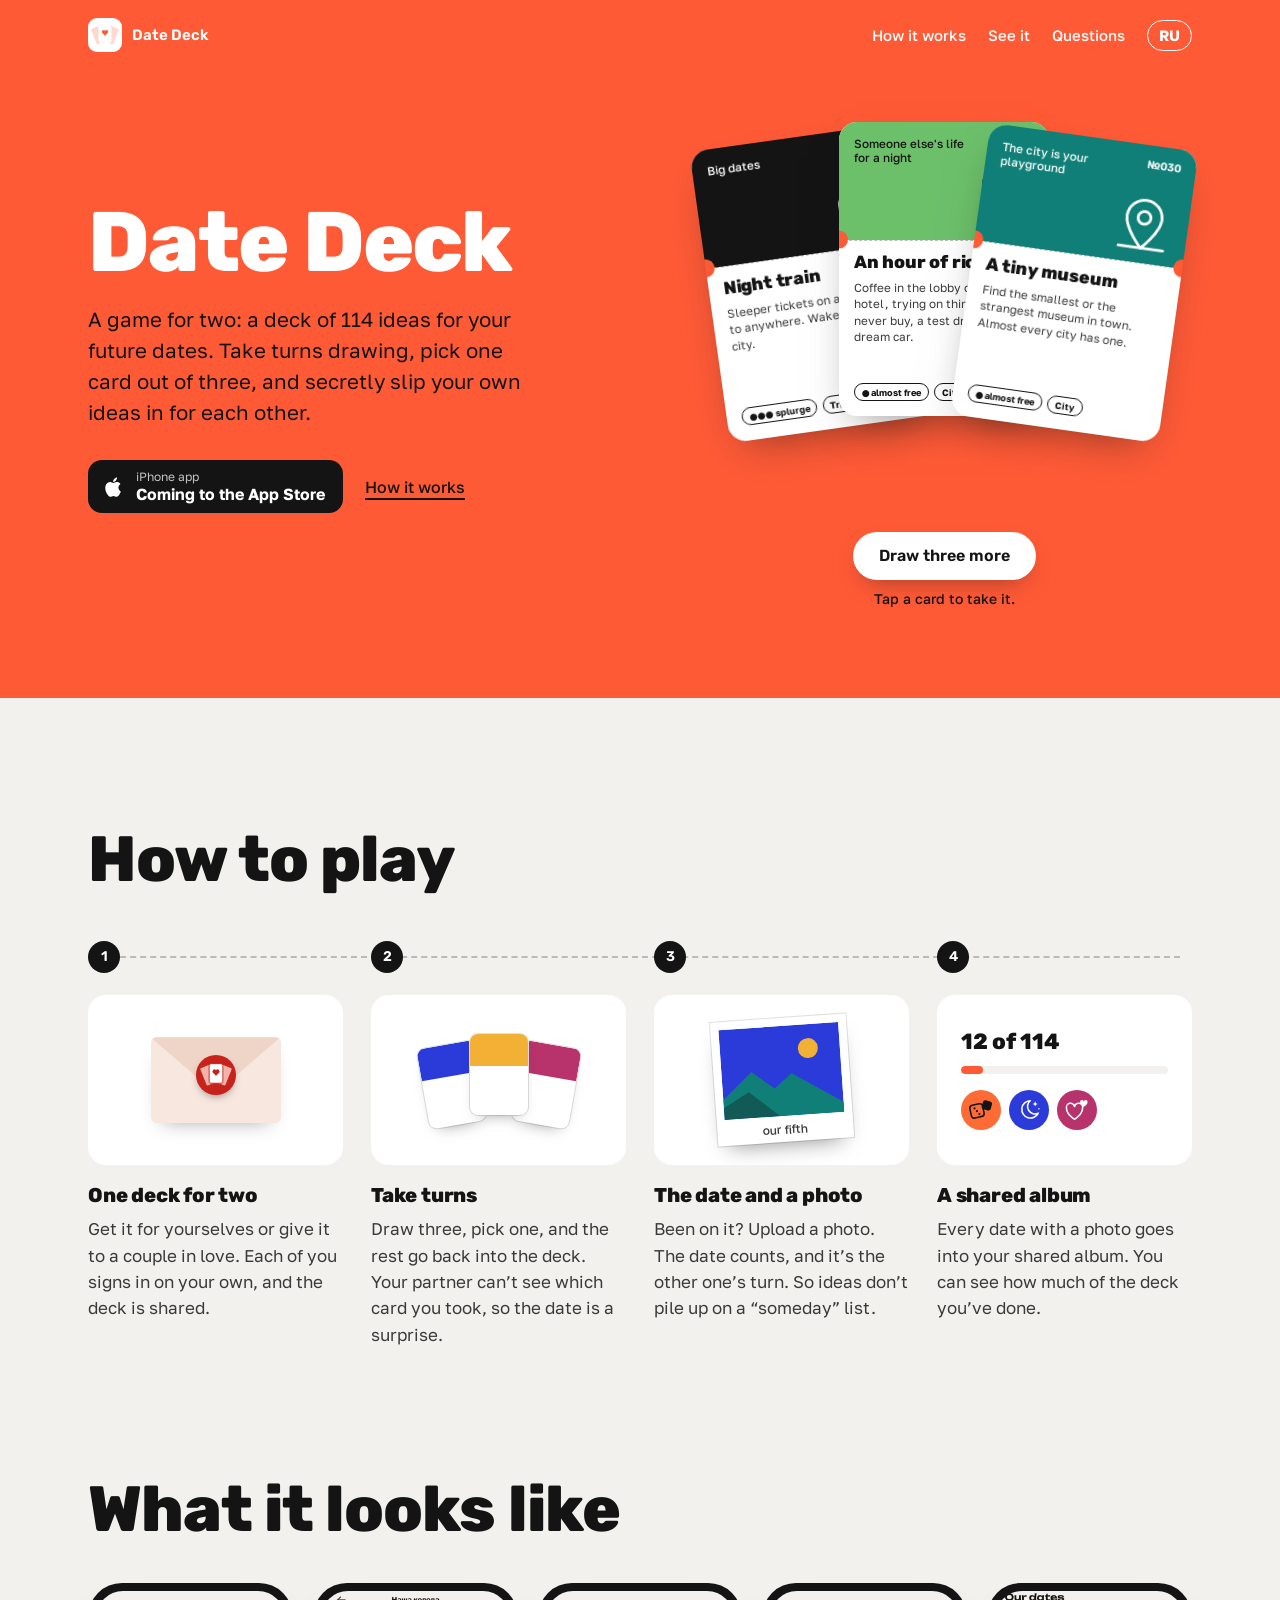
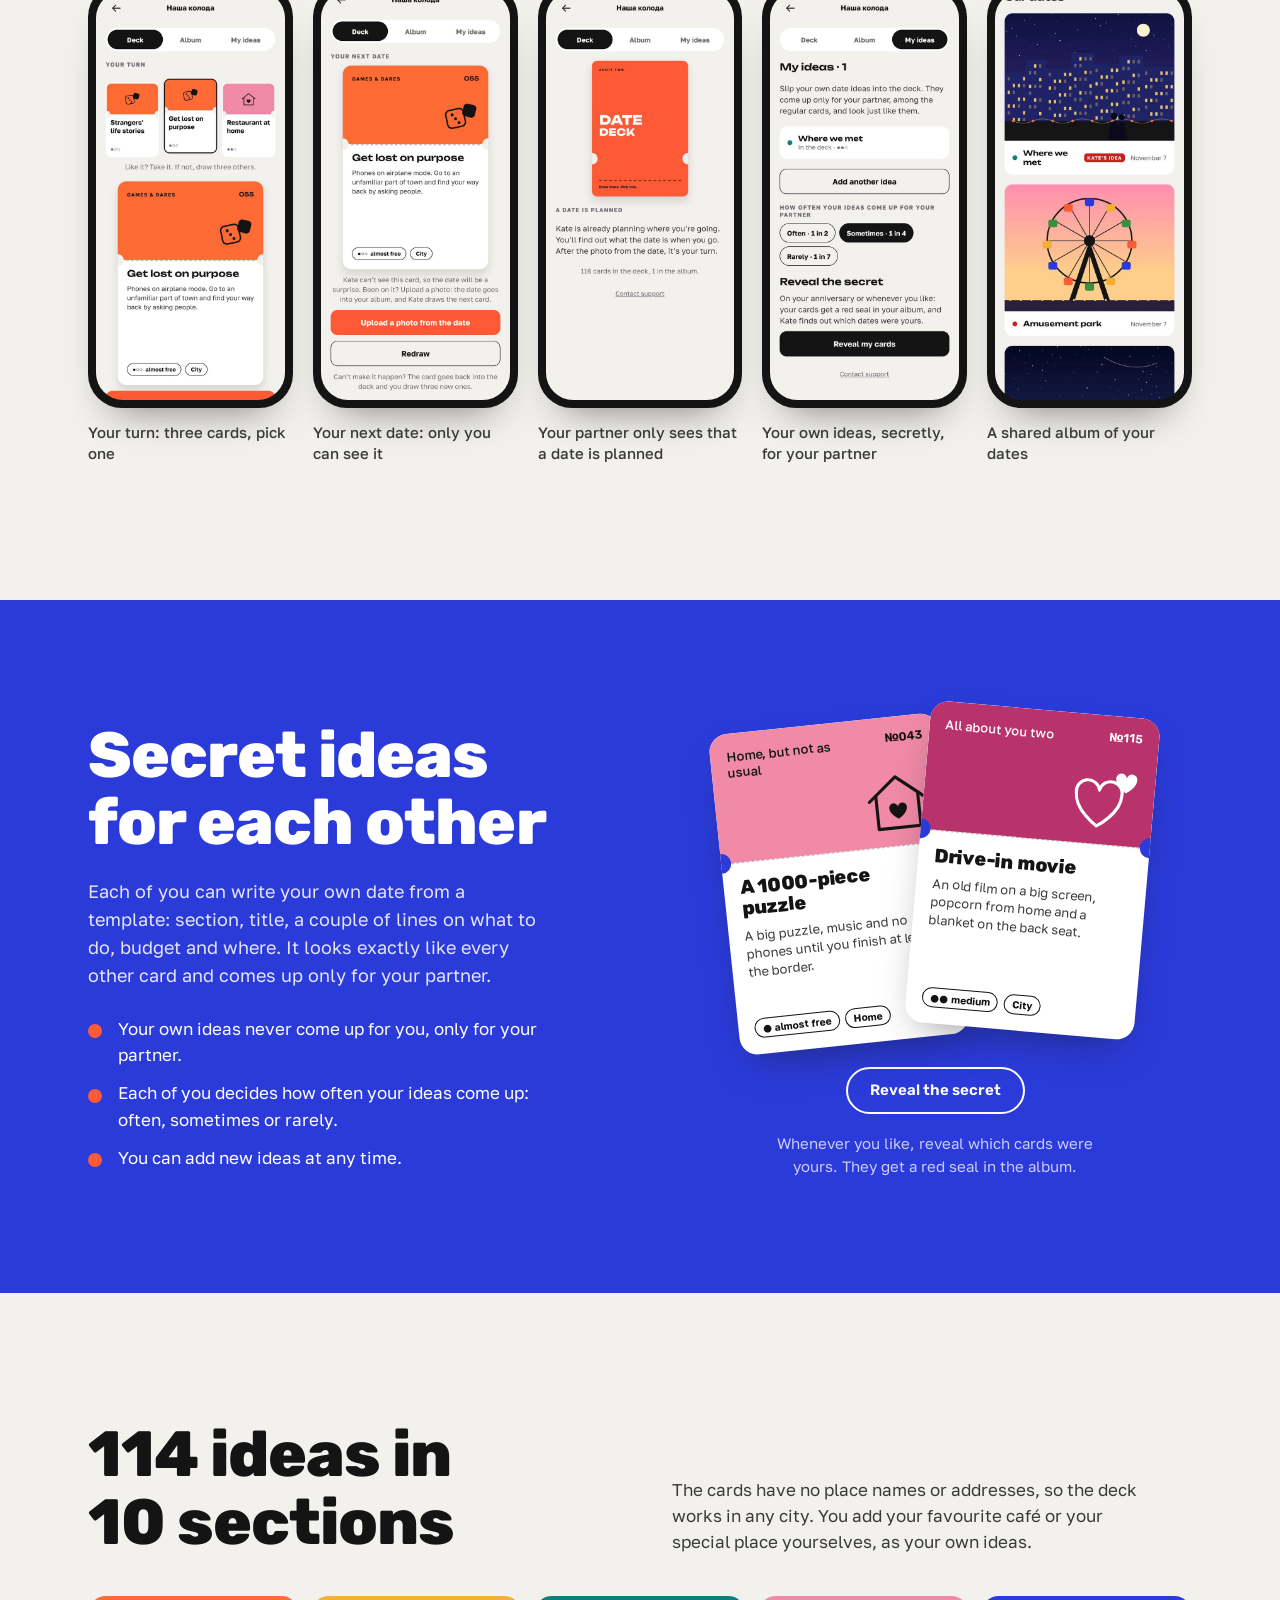
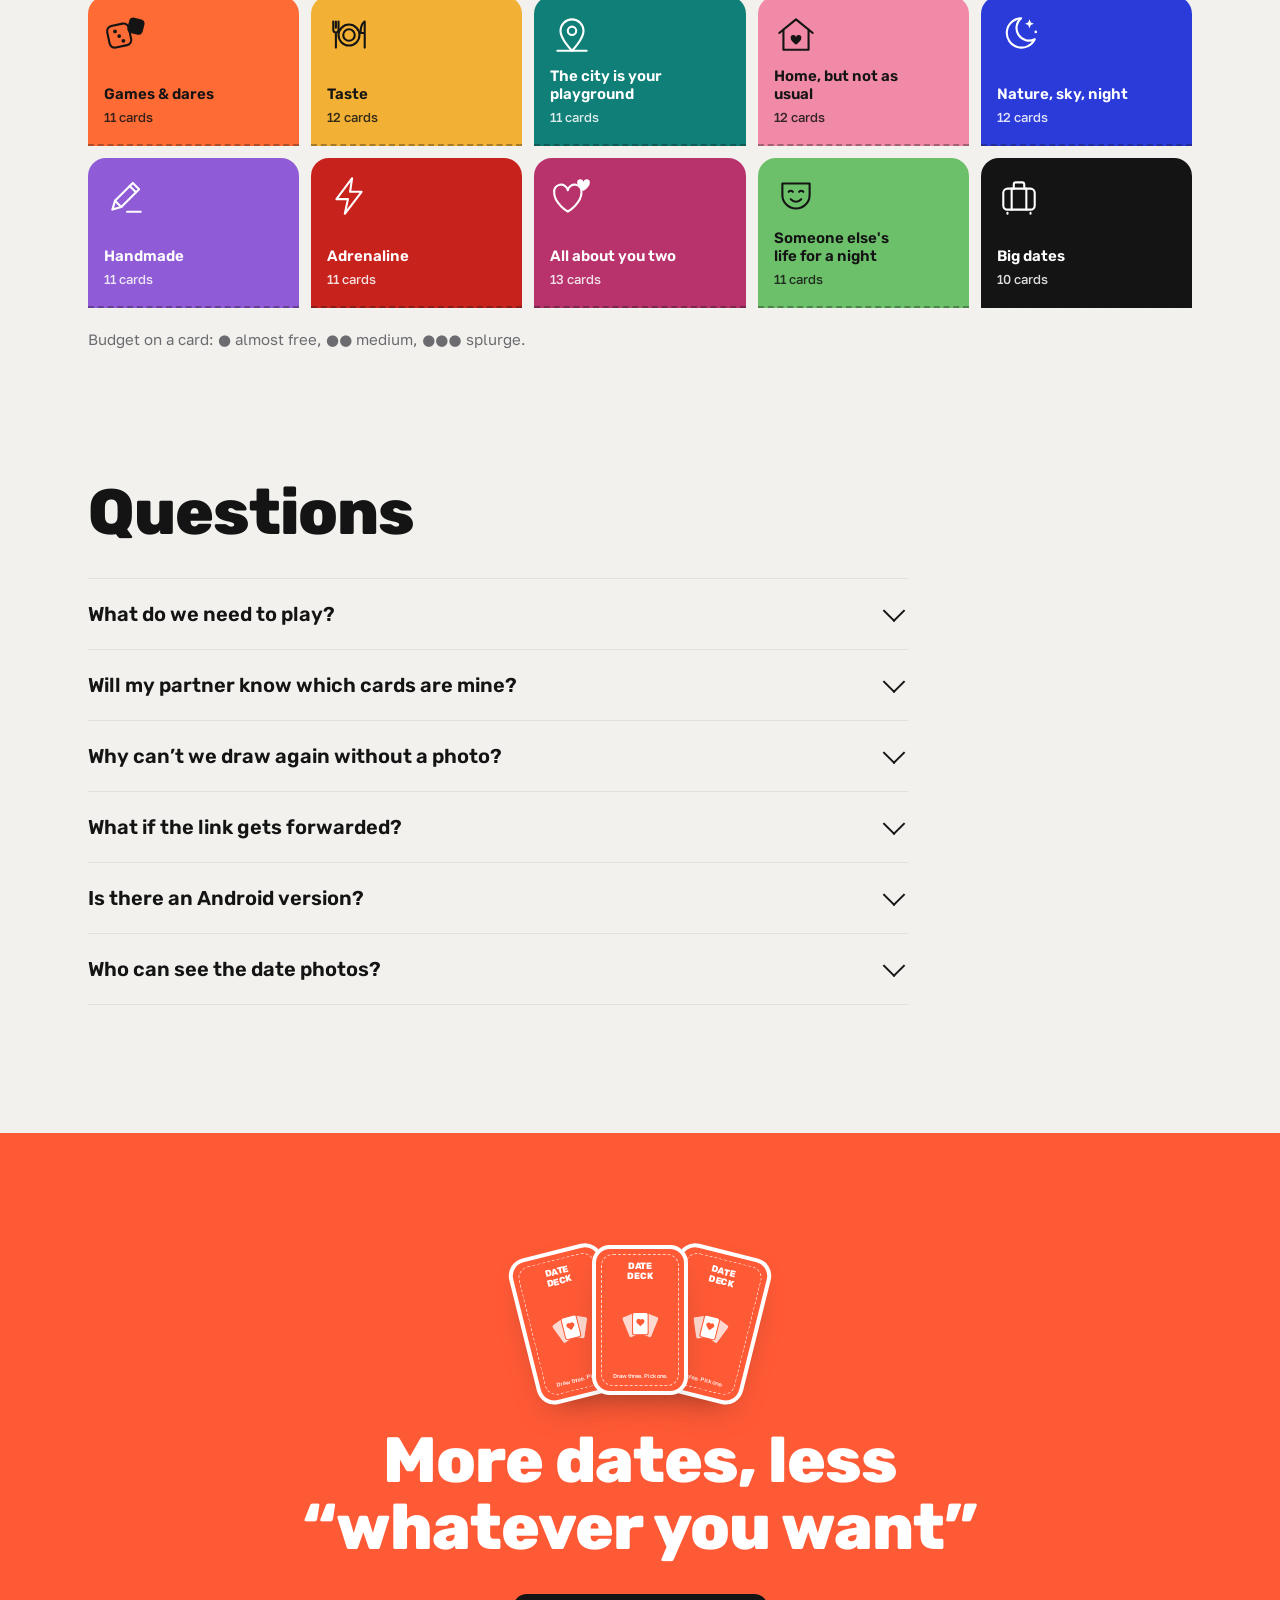
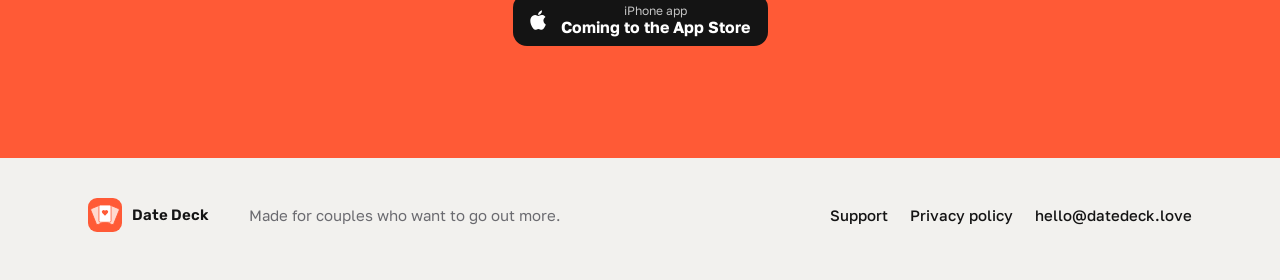
<file: index.html>
<!doctype html>
<html lang="ru">
<head>
<meta charset="utf-8">
<meta name="viewport" content="width=device-width,initial-scale=1">
<title>Date Deck — игра для двоих: идеи для ваших свиданий</title>
<meta name="description" content="Колода из 114 идей для свиданий в приложении для iPhone. Тяните карты по очереди, выбирайте одну из трёх и тайно подкладывайте друг другу свои идеи.">
<meta name="theme-color" content="#ff5a36">
<meta property="og:title" content="Date Deck — игра для двоих: идеи для ваших свиданий">
<meta property="og:description" content="Колода из 114 идей для свиданий в приложении для iPhone. Тяните карты по очереди, выбирайте одну из трёх и тайно подкладывайте друг другу свои идеи.">
<meta property="og:image" content="https://datedeck.love/assets/og.png?v=2">
<meta property="og:type" content="website">
<link rel="alternate" hreflang="ru" href="https://datedeck.love/">
<link rel="alternate" hreflang="en" href="https://datedeck.love/en/">
<link rel="icon" href="/assets/icon.svg" type="image/svg+xml">
<link rel="apple-touch-icon" href="/assets/icon-180.png">
<link rel="preload" href="/assets/fonts/Rubik_800ExtraBold.woff2" as="font" type="font/woff2" crossorigin>
<link rel="stylesheet" href="/assets/site.css?v=5281aab5">

</head>
<body class="home">
<a class="skip" href="#main">Перейти к содержанию</a>
<div class="hero-wrap">
<header class="top">
<a class="brand" href="/"><svg class="mark" viewBox="70 70 372 372" aria-hidden="true"><g transform="translate(0 12)"><g transform="rotate(-22 256 420)"><rect x="181" y="120" width="150" height="214" rx="20" fill="#ffd9cf" stroke="#ff5a36" stroke-width="10"/></g><g transform="rotate(22 256 420)"><rect x="181" y="120" width="150" height="214" rx="20" fill="#ffd9cf" stroke="#ff5a36" stroke-width="10"/></g><g transform="rotate(0 256 420)"><rect x="181" y="120" width="150" height="214" rx="20" fill="#fff" stroke="#ff5a36" stroke-width="10"/></g><path d="M50 90 L13 53 A23 23 0 0 1 50 20 A23 23 0 0 1 87 53 Z" fill="#ff5a36" transform="translate(211 172.5) scale(0.9)"/></g></svg><span>Date Deck</span></a>
<nav><a href="/#how">Как это работает</a><a href="/#screens">Как выглядит</a><a href="/#faq">Вопросы</a><a class="lang" href="/en/" data-lang="en" hreflang="en">EN</a></nav>
</header>
<section class="hero" id="main">
<div class="hero-copy">
<h1>Date Deck</h1>
<p class="lead">Игра для двоих: колода из 114 идей для ваших будущих свиданий. Тяните карты по очереди, выбирайте одну из трёх и тайно подкладывайте друг другу свои идеи.</p>
<div class="hero-cta"><div class="store" role="note"><svg viewBox="0 0 24 24" aria-hidden="true"><path d="M16.4 12.6c0-2.4 2-3.6 2.1-3.7-1.1-1.7-2.9-1.9-3.5-1.9-1.5-.2-2.9.9-3.7.9-.8 0-1.9-.9-3.2-.8-1.6 0-3.1 1-4 2.4-1.7 3-.4 7.4 1.2 9.8.8 1.2 1.8 2.5 3 2.4 1.2 0 1.7-.8 3.1-.8s1.9.8 3.2.8c1.3 0 2.1-1.2 2.9-2.4.9-1.4 1.3-2.7 1.3-2.8 0 0-2.4-1-2.4-3.9zM14 5.5c.7-.8 1.1-1.9 1-3-1 0-2.1.7-2.8 1.5-.6.7-1.2 1.8-1 2.9 1.1.1 2.1-.6 2.8-1.4z"/></svg><span><small>Приложение для iPhone</small>Скоро в App Store</span></div><a class="ghost" href="#how">Как это работает</a></div>
</div>
<div class="table" id="table" aria-live="polite">
<div class="deck" aria-hidden="true"><div class="back b3"></div><div class="back b2"></div><div class="back b1"></div></div>
<div class="dealt" id="dealt"></div>
<div class="table-ui"><button class="draw" id="draw" type="button">Вытянуть три карты</button><p class="hint" id="hint">Нажми на карту, чтобы взять её.</p></div>
</div>
</section>
</div>

<section class="how" id="how">
<h2>Как играть</h2>
<ol class="steps"><li class="step"><span class="step-n">1</span><div class="art art-env"><div class="env"><div class="env-flap"></div><div class="env-seal"><svg class="seal-mark" viewBox="70 70 372 372" aria-hidden="true"><g transform="translate(0 12)"><g transform="rotate(-22 256 420)"><rect x="181" y="120" width="150" height="214" rx="20" fill="#f3b3a8" stroke="#c8221d" stroke-width="10"/></g><g transform="rotate(22 256 420)"><rect x="181" y="120" width="150" height="214" rx="20" fill="#f3b3a8" stroke="#c8221d" stroke-width="10"/></g><g transform="rotate(0 256 420)"><rect x="181" y="120" width="150" height="214" rx="20" fill="#fff" stroke="#c8221d" stroke-width="10"/></g><path d="M50 90 L13 53 A23 23 0 0 1 50 20 A23 23 0 0 1 87 53 Z" fill="#c8221d" transform="translate(211 172.5) scale(0.9)"/></g></svg></div></div></div><h3>Колода на двоих</h3><p>Купите её себе или подарите влюблённой паре. У каждого свой вход, а колода общая.</p></li><li class="step"><span class="step-n">2</span><div class="art art-three"><div class="mini" style="--c:#2B3BD9"><i></i></div><div class="mini" style="--c:#F2B134"><i></i></div><div class="mini" style="--c:#B8326C"><i></i></div></div><h3>Тянете по очереди</h3><p>Три карты — выбираешь одну, остальные вернутся в колоду. Что за карта у тебя, партнёр не видит: свидание будет сюрпризом.</p></li><li class="step"><span class="step-n">3</span><div class="art art-photo"><div class="polaroid"><div class="ph"><svg viewBox="0 0 120 90" aria-hidden="true"><rect width="120" height="90" fill="#2B3BD9"/><circle cx="88" cy="24" r="10" fill="#F2B134"/><path d="M0 70 30 44l22 18 18-14 50 32v10H0z" fill="#0F7F78"/><path d="M0 90V78l26-14 30 26z" fill="#141414" opacity=".35"/></svg></div><span>наше пятое</span></div></div><h3>Свидание и фото</h3><p>Сходили — загрузите фото. Свидание засчитано, и ход переходит ко второму. Так идеи не копятся в списке «как-нибудь».</p></li><li class="step"><span class="step-n">4</span><div class="art art-album"><div class="prog"><b>12 из 114</b><div class="bar"><i></i></div></div><div class="badges"><span style="--c:#FF6B35;--k:#141414"><svg class="b-ic" viewBox="0 0 84 84" aria-hidden="true"><rect x="8" y="24" width="42" height="42" rx="10" class="s" transform="rotate(-12 29 45)"/><circle cx="21" cy="37" r="3.6" class="f"/><circle cx="29" cy="46" r="3.6" class="f"/><circle cx="37" cy="55" r="3.6" class="f"/><rect x="46" y="12" width="30" height="30" rx="8" class="f" transform="rotate(14 61 27)"/></svg></span><span style="--c:#2B3BD9;--k:#FFFFFF"><svg class="b-ic" viewBox="0 0 84 84" aria-hidden="true"><path d="M46 12a28 28 0 1 0 26 40 24 24 0 0 1-26-40z" class="s"/><path d="M62 14l2.5 6 6 2.5-6 2.5-2.5 6-2.5-6-6-2.5 6-2.5z" class="f"/><circle cx="74" cy="38" r="2.5" class="f"/></svg></span><span style="--c:#B8326C;--k:#FFFFFF"><svg class="b-ic" viewBox="0 0 84 84" aria-hidden="true"><path d="M34 72S8 56 8 36a13 13 0 0 1 26-5 13 13 0 0 1 26 5c0 20-26 36-26 36z" class="s"/><path d="M64 32s-12-7-12-15a6 6 0 0 1 12-2 6 6 0 0 1 12 2c0 8-12 15-12 15z" class="f"/></svg></span></div></div><h3>Общий альбом</h3><p>Каждое свидание с фото попадает в ваш общий альбом. Видно, сколько пройдено из всей колоды.</p></li></ol>
</section>

<section class="screens" id="screens">
<h2>Как это выглядит</h2>
<ul class="phones"><li><div class="phone"><img src="/assets/screens/ru-draw.jpg" alt="Твой ход: три карты, выбираешь одну" width="300" height="649" loading="lazy"></div><p>Твой ход: три карты, выбираешь одну</p></li><li><div class="phone"><img src="/assets/screens/ru-next.jpg" alt="Ваше следующее свидание — видишь только ты" width="300" height="649" loading="lazy"></div><p>Ваше следующее свидание — видишь только ты</p></li><li><div class="phone"><img src="/assets/screens/ru-pending.jpg" alt="А партнёр видит только, что план есть" width="300" height="649" loading="lazy"></div><p>А партнёр видит только, что план есть</p></li><li><div class="phone"><img src="/assets/screens/ru-ideas.jpg" alt="Свои идеи — тайно, для партнёра" width="300" height="649" loading="lazy"></div><p>Свои идеи — тайно, для партнёра</p></li><li><div class="phone"><img src="/assets/screens/ru-album.jpg" alt="Общий альбом ваших свиданий" width="300" height="649" loading="lazy"></div><p>Общий альбом ваших свиданий</p></li></ul>
</section>

<section class="secret" id="secret">
<div class="secret-in">
<div class="secret-copy">
<h2>Тайные идеи друг для друга</h2>
<p>Каждый может написать своё свидание по образцу: раздел, название, пара строк о том, что делать, бюджет и где. Карта выглядит так же, как остальные, и выпадает только партнёру.</p>
<ul class="ticks"><li>Свои идеи себе не выпадают — только партнёру.</li><li>Каждый сам решает, как часто его идеи попадаются: часто, иногда или редко.</li><li>Новые идеи можно подкладывать в любой момент.</li></ul>
</div>
<div class="pair">
<div class="pair-cards"><div class="ticket " style="--c:#F08AA6;--k:#141414">
<div class="t-head"><span class="t-sec">Дома, но не как обычно</span><span class="t-num">№043</span><svg class="t-ic" viewBox="0 0 84 84" aria-hidden="true"><path d="M10 40 42 14l32 26" class="s"/><path d="M18 34v38h48V34" class="s"/><path d="M42 62s-10-6-10-12a5 5 0 0 1 10-2 5 5 0 0 1 10 2c0 6-10 12-10 12z" class="f"/></svg></div>
<div class="t-body"><h3 class="t-title">Пазл на тысячу</h3><p class="t-desc">Большой пазл, музыка и никаких телефонов, пока не соберёте хотя бы рамку.</p>
<div class="t-chips"><span class="chip">● почти даром</span><span class="chip">Дома</span></div></div>
</div><div class="ticket her" style="--c:#B8326C;--k:#FFFFFF">
<div class="t-head"><span class="t-sec">Про вас двоих</span><span class="t-num">№115</span><svg class="t-ic" viewBox="0 0 84 84" aria-hidden="true"><path d="M34 72S8 56 8 36a13 13 0 0 1 26-5 13 13 0 0 1 26 5c0 20-26 36-26 36z" class="s"/><path d="M64 32s-12-7-12-15a6 6 0 0 1 12-2 6 6 0 0 1 12 2c0 8-12 15-12 15z" class="f"/></svg></div>
<div class="t-body"><h3 class="t-title">Кинотеатр в машине</h3><p class="t-desc">Старый фильм на большом экране, попкорн из дома и плед на заднем сиденье.</p>
<div class="t-chips"><span class="chip">●● средне</span><span class="chip">Город</span></div></div><div class="seal" aria-hidden="true"><span>Тайная идея</span></div>
</div></div>
<button class="reveal" id="reveal" type="button" data-on="Спрятать" data-off="Раскрыть тайну" aria-pressed="false">Раскрыть тайну</button>
<p class="reveal-note">Когда захотите, можно раскрыть, какие карты были вашими. В альбоме они получат красную печать.</p>
</div>
</div>
</section>

<section class="sections">
<div class="sections-head"><h2>114 идей в 10 разделах</h2><p>В картах нет названий мест и адресов, поэтому колода работает в любом городе. Любимую кофейню или «ваше место» вы добавите сами, своими идеями.</p></div>
<ul class="sec-grid"><li style="--c:#FF6B35;--k:#141414"><svg class="s-ic" viewBox="0 0 84 84" aria-hidden="true"><rect x="8" y="24" width="42" height="42" rx="10" class="s" transform="rotate(-12 29 45)"/><circle cx="21" cy="37" r="3.6" class="f"/><circle cx="29" cy="46" r="3.6" class="f"/><circle cx="37" cy="55" r="3.6" class="f"/><rect x="46" y="12" width="30" height="30" rx="8" class="f" transform="rotate(14 61 27)"/></svg><b>Игры и вызовы</b><span>11 карт</span></li><li style="--c:#F2B134;--k:#141414"><svg class="s-ic" viewBox="0 0 84 84" aria-hidden="true"><circle cx="42" cy="44" r="20" class="s"/><circle cx="42" cy="44" r="11" class="s"/><path d="M12 18v16a5 5 0 0 0 5 5v29M12 18v12M17 18v12M22 18v16a5 5 0 0 1-5 5" class="s"/><path d="M72 68V18c-6 4-8 12-8 22h8" class="s"/></svg><b>Вкус</b><span>12 карт</span></li><li style="--c:#0F7F78;--k:#FFFFFF"><svg class="s-ic" viewBox="0 0 84 84" aria-hidden="true"><path d="M42 74S20 52 20 36a22 22 0 0 1 44 0c0 16-22 38-22 38z" class="s"/><circle cx="42" cy="36" r="8" class="s"/><path d="M14 74h56" class="s"/></svg><b>Город как игровое поле</b><span>11 карт</span></li><li style="--c:#F08AA6;--k:#141414"><svg class="s-ic" viewBox="0 0 84 84" aria-hidden="true"><path d="M10 40 42 14l32 26" class="s"/><path d="M18 34v38h48V34" class="s"/><path d="M42 62s-10-6-10-12a5 5 0 0 1 10-2 5 5 0 0 1 10 2c0 6-10 12-10 12z" class="f"/></svg><b>Дома, но не как обычно</b><span>12 карт</span></li><li style="--c:#2B3BD9;--k:#FFFFFF"><svg class="s-ic" viewBox="0 0 84 84" aria-hidden="true"><path d="M46 12a28 28 0 1 0 26 40 24 24 0 0 1-26-40z" class="s"/><path d="M62 14l2.5 6 6 2.5-6 2.5-2.5 6-2.5-6-6-2.5 6-2.5z" class="f"/><circle cx="74" cy="38" r="2.5" class="f"/></svg><b>Природа, небо, ночь</b><span>12 карт</span></li><li style="--c:#8F5BD6;--k:#FFFFFF"><svg class="s-ic" viewBox="0 0 84 84" aria-hidden="true"><path d="M16 68l5-17L55 17l12 12-34 34z" class="s"/><path d="M21 51l12 12M49 23l12 12" class="s"/><path d="M44 72h26" class="s"/></svg><b>Сделать руками</b><span>11 карт</span></li><li style="--c:#C8221D;--k:#FFFFFF"><svg class="s-ic" viewBox="0 0 84 84" aria-hidden="true"><path d="M48 8 18 48h22l-6 28 32-42H44z" class="s"/></svg><b>Немного адреналина</b><span>11 карт</span></li><li style="--c:#B8326C;--k:#FFFFFF"><svg class="s-ic" viewBox="0 0 84 84" aria-hidden="true"><path d="M34 72S8 56 8 36a13 13 0 0 1 26-5 13 13 0 0 1 26 5c0 20-26 36-26 36z" class="s"/><path d="M64 32s-12-7-12-15a6 6 0 0 1 12-2 6 6 0 0 1 12 2c0 8-12 15-12 15z" class="f"/></svg><b>Про вас двоих</b><span>13 карт</span></li><li style="--c:#6CC06A;--k:#141414"><svg class="s-ic" viewBox="0 0 84 84" aria-hidden="true"><path d="M16 18h52v22a26 26 0 0 1-52 0z" class="s"/><path d="M28 34q4-4 8 0M48 34q4-4 8 0" class="s"/><path d="M32 48q10 10 20 0" class="s"/></svg><b>Чужая жизнь на один вечер</b><span>11 карт</span></li><li style="--c:#141414;--k:#FFFFFF"><svg class="s-ic" viewBox="0 0 84 84" aria-hidden="true"><rect x="12" y="28" width="60" height="40" rx="8" class="s"/><path d="M32 28v-8a4 4 0 0 1 4-4h12a4 4 0 0 1 4 4v8M28 28v40M56 28v40" class="s"/><path d="M20 74v2M64 74v2" class="s"/></svg><b>Большие свидания</b><span>10 карт</span></li></ul>
<p class="legend">Бюджет на карте: ● почти даром, ●● средне, ●●● можно шикануть.</p>
</section>

<section class="faq" id="faq">
<h2>Вопросы</h2>
<div class="faq-list"><details><summary>Что нужно, чтобы играть?</summary><p>iPhone у каждого и приложение Date Deck. Код открывается по ссылке, по QR с открытки или вводом в приложении.</p></details><details><summary>Партнёр узнает, какие карты мои?</summary><p>Нет. Ваши идеи выглядят как обычные карты. Партнёр узнает, только если вы сами раскроете тайну.</p></details><details><summary>Почему нельзя тянуть дальше без фото?</summary><p>Фото подтверждает, что свидание было. Если карта не подошла, её можно вернуть в колоду и вытянуть новые три.</p></details><details><summary>Что будет, если ссылку перешлют?</summary><p>Код одноразовый. Как только по нему вошли, код сгорает, и у другого человека будет «подарок уже открыт». Если код потерялся, покупатель выпустит новый со своей почты.</p></details><details><summary>А для Android?</summary><p>Пока только iPhone. Версии для Android и Telegram появятся позже.</p></details><details><summary>Кто видит фото со свиданий?</summary><p>Только вы двое. Фото хранятся в закрытом хранилище, их нет в открытом доступе.</p></details></div>
</section>

<section class="end">
<div class="end-in">
<div class="end-fan" aria-hidden="true"><div class="back"></div><div class="back"></div><div class="back"></div></div>
<h2>Больше свиданий, меньше «мне без разницы»</h2>
<div class="store" role="note"><svg viewBox="0 0 24 24" aria-hidden="true"><path d="M16.4 12.6c0-2.4 2-3.6 2.1-3.7-1.1-1.7-2.9-1.9-3.5-1.9-1.5-.2-2.9.9-3.7.9-.8 0-1.9-.9-3.2-.8-1.6 0-3.1 1-4 2.4-1.7 3-.4 7.4 1.2 9.8.8 1.2 1.8 2.5 3 2.4 1.2 0 1.7-.8 3.1-.8s1.9.8 3.2.8c1.3 0 2.1-1.2 2.9-2.4.9-1.4 1.3-2.7 1.3-2.8 0 0-2.4-1-2.4-3.9zM14 5.5c.7-.8 1.1-1.9 1-3-1 0-2.1.7-2.8 1.5-.6.7-1.2 1.8-1 2.9 1.1.1 2.1-.6 2.8-1.4z"/></svg><span><small>Приложение для iPhone</small>Скоро в App Store</span></div>
</div>
</section>
<footer class="foot">
<div class="foot-in">
<a class="brand" href="/"><svg class="mark" viewBox="70 70 372 372" aria-hidden="true"><g transform="translate(0 12)"><g transform="rotate(-22 256 420)"><rect x="181" y="120" width="150" height="214" rx="20" fill="#ffd9cf" stroke="#ff5a36" stroke-width="10"/></g><g transform="rotate(22 256 420)"><rect x="181" y="120" width="150" height="214" rx="20" fill="#ffd9cf" stroke="#ff5a36" stroke-width="10"/></g><g transform="rotate(0 256 420)"><rect x="181" y="120" width="150" height="214" rx="20" fill="#fff" stroke="#ff5a36" stroke-width="10"/></g><path d="M50 90 L13 53 A23 23 0 0 1 50 20 A23 23 0 0 1 87 53 Z" fill="#ff5a36" transform="translate(211 172.5) scale(0.9)"/></g></svg><span>Date Deck</span></a>
<p>Сделано для пар, которые хотят чаще ходить на свидания.</p>
<nav><a href="/support.html">Поддержка</a><a href="/privacy.html">Политика конфиденциальности</a><a href="mailto:hello@datedeck.love">hello@datedeck.love</a></nav>
</div>
</footer>
<script src="/assets/lang.js?v=ee48ac41"></script>
<script>window.DD={"draw": "Вытянуть три карты", "redraw": "Вытянуть ещё три", "hint": "Нажми на карту, чтобы взять её.", "picked": "Это ваше следующее свидание.", "back1": "Date", "back2": "Deck", "back3": "Тяни три. Выбери одно.", "budget": {"1": "почти даром", "2": "средне", "3": "можно шикануть"}, "place": {"home": "Дома", "city": "Город", "nature": "Природа", "trip": "Поездка"}, "lang": "ru"};</script>
<script src="/assets/cards.js?v=bd0fd711"></script>
<script src="/assets/deck.js?v=93fbec20"></script>
</body>
</html>
</file>
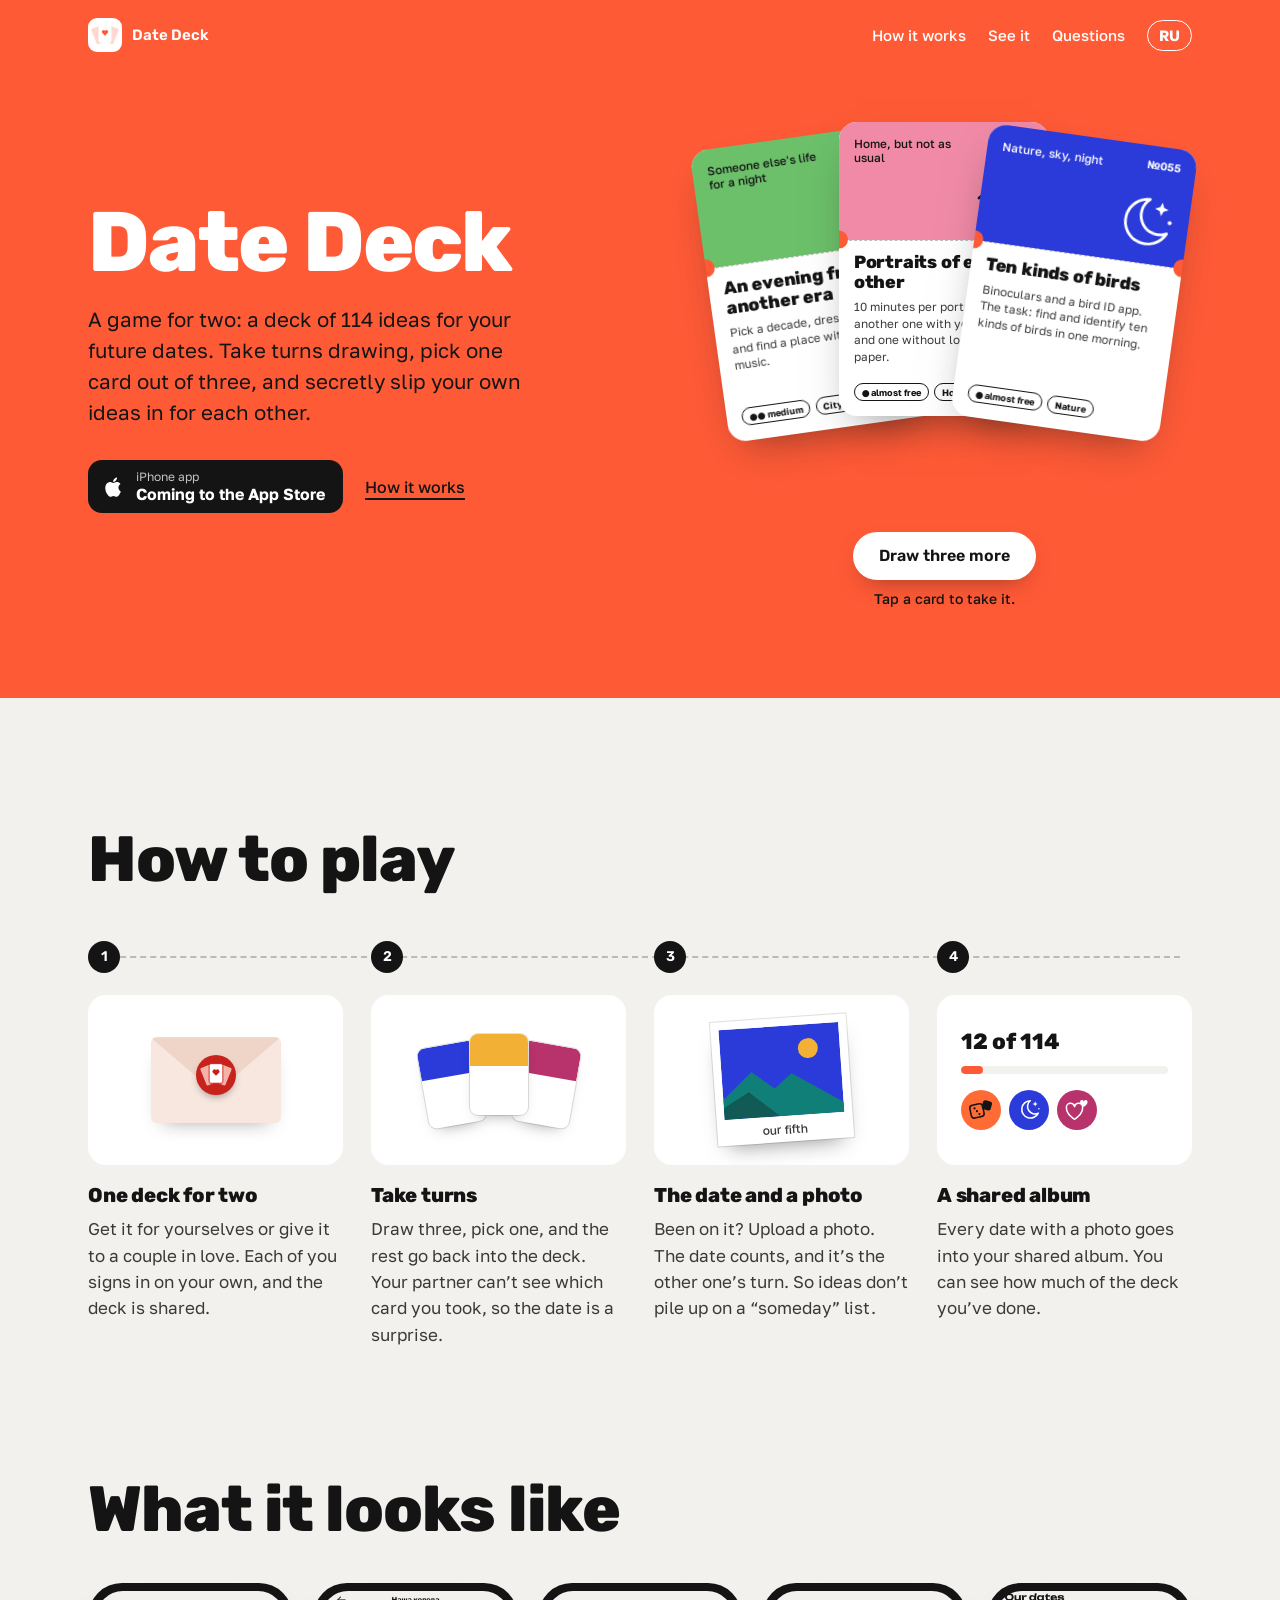
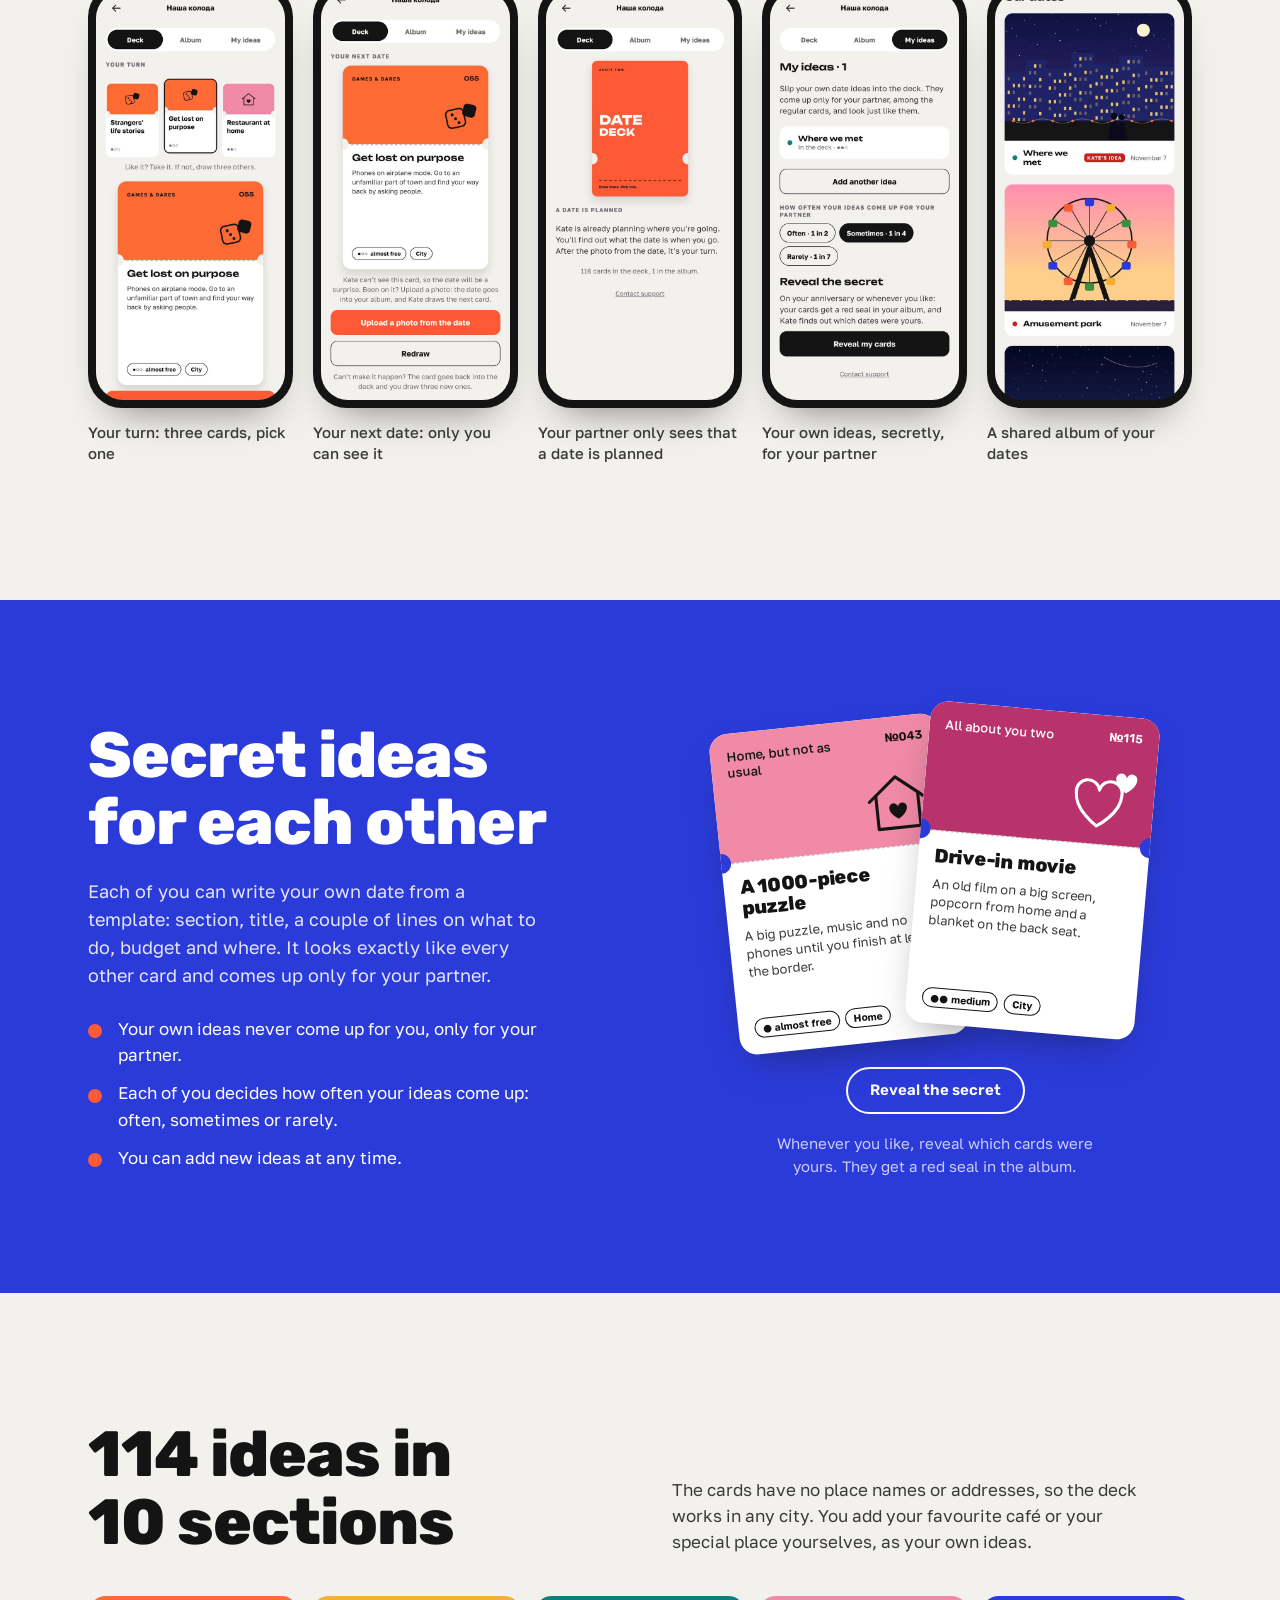
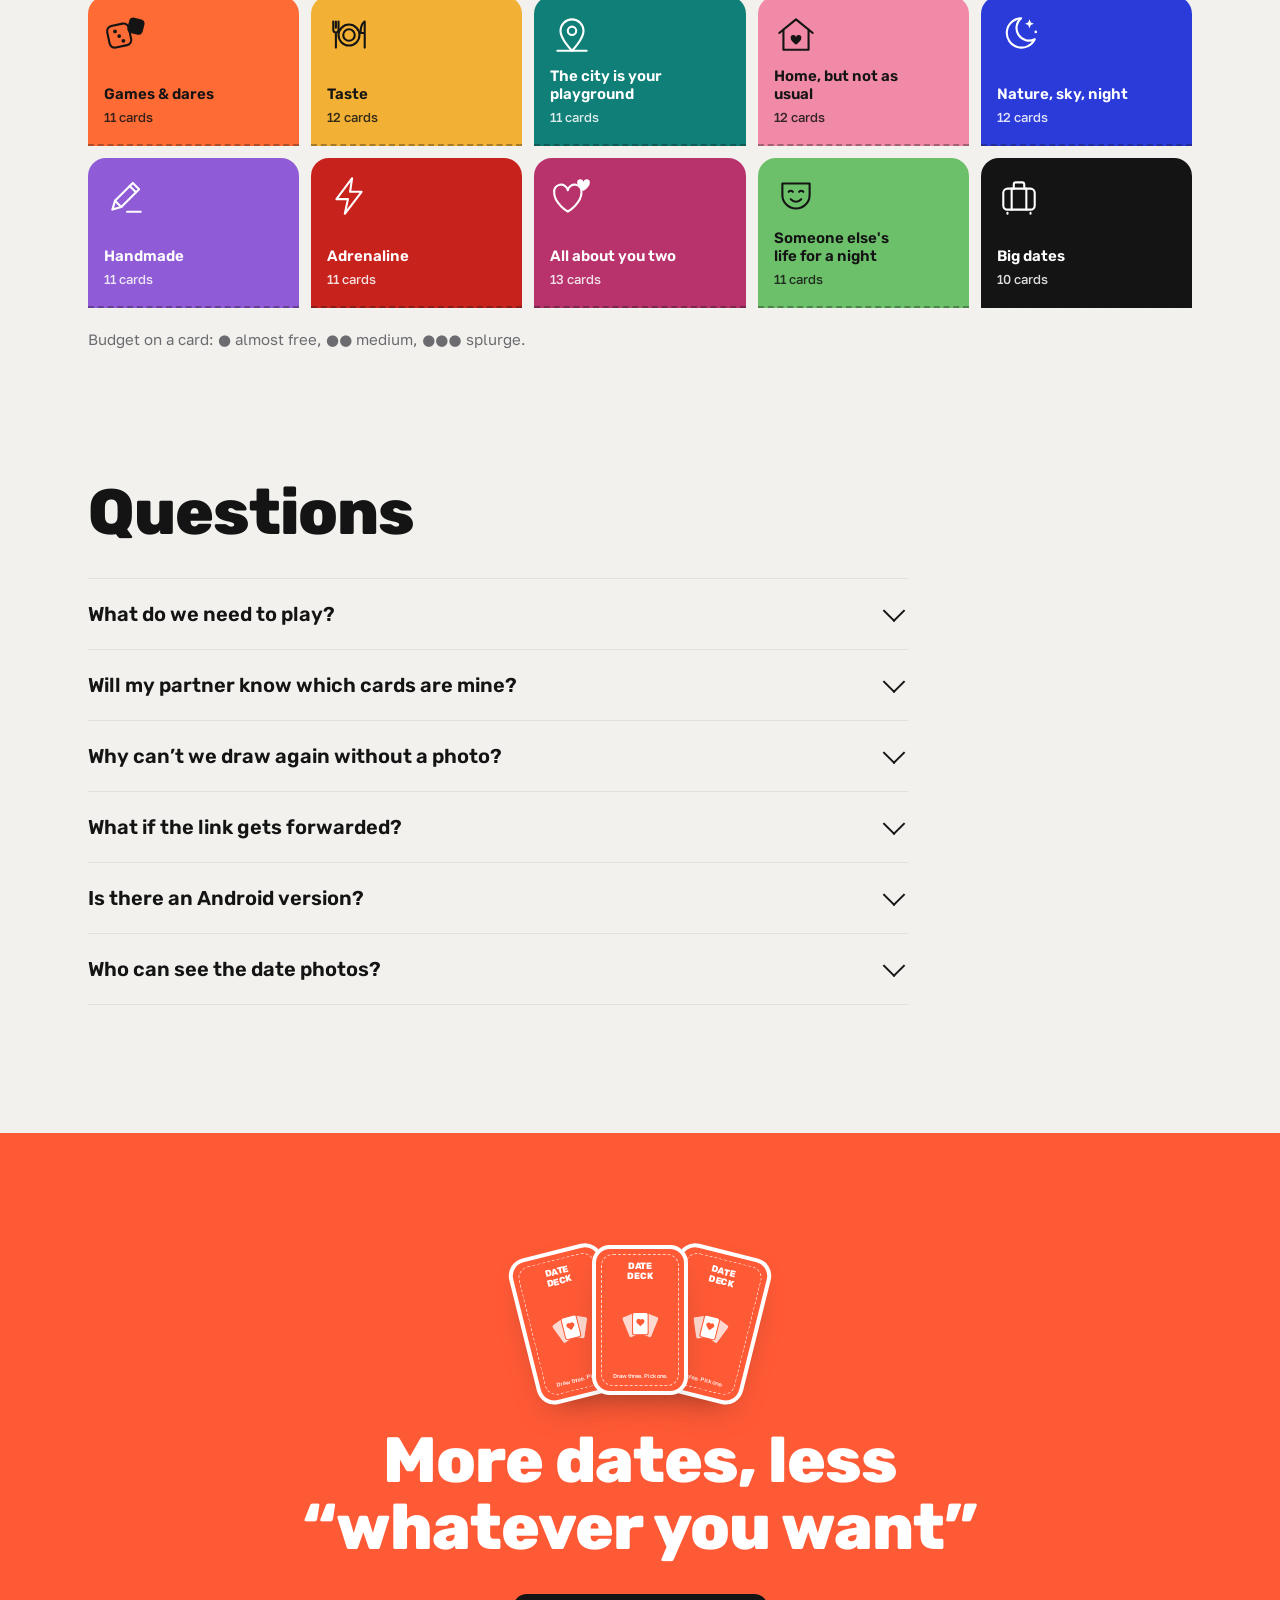
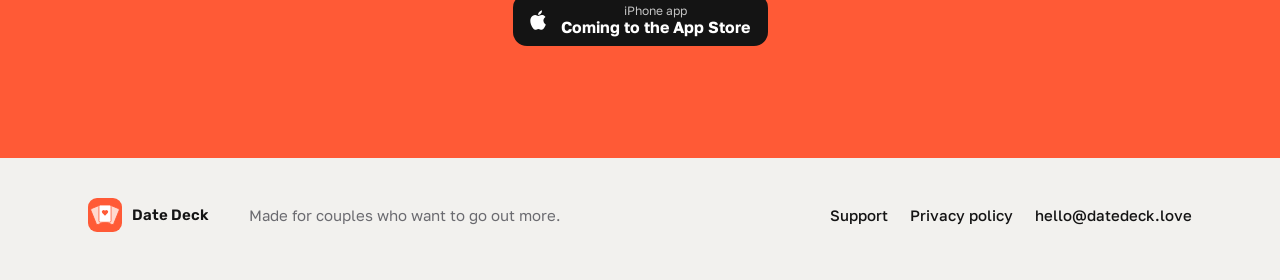
<file: en/index.html>
<!doctype html>
<html lang="en">
<head>
<meta charset="utf-8">
<meta name="viewport" content="width=device-width,initial-scale=1">
<title>Date Deck — a game for two: ideas for your dates</title>
<meta name="description" content="A deck of 114 date ideas in an iPhone app. Take turns drawing, pick one card out of three, and secretly slip your own ideas in for each other.">
<meta name="theme-color" content="#ff5a36">
<meta property="og:title" content="Date Deck — a game for two: ideas for your dates">
<meta property="og:description" content="A deck of 114 date ideas in an iPhone app. Take turns drawing, pick one card out of three, and secretly slip your own ideas in for each other.">
<meta property="og:image" content="https://datedeck.love/assets/og.png?v=2">
<meta property="og:type" content="website">
<link rel="alternate" hreflang="ru" href="https://datedeck.love/">
<link rel="alternate" hreflang="en" href="https://datedeck.love/en/">
<link rel="icon" href="/assets/icon.svg" type="image/svg+xml">
<link rel="apple-touch-icon" href="/assets/icon-180.png">
<link rel="preload" href="/assets/fonts/Rubik_800ExtraBold.woff2" as="font" type="font/woff2" crossorigin>
<link rel="stylesheet" href="/assets/site.css?v=5281aab5">

</head>
<body class="home">
<a class="skip" href="#main">Skip to content</a>
<div class="hero-wrap">
<header class="top">
<a class="brand" href="/en/"><svg class="mark" viewBox="70 70 372 372" aria-hidden="true"><g transform="translate(0 12)"><g transform="rotate(-22 256 420)"><rect x="181" y="120" width="150" height="214" rx="20" fill="#ffd9cf" stroke="#ff5a36" stroke-width="10"/></g><g transform="rotate(22 256 420)"><rect x="181" y="120" width="150" height="214" rx="20" fill="#ffd9cf" stroke="#ff5a36" stroke-width="10"/></g><g transform="rotate(0 256 420)"><rect x="181" y="120" width="150" height="214" rx="20" fill="#fff" stroke="#ff5a36" stroke-width="10"/></g><path d="M50 90 L13 53 A23 23 0 0 1 50 20 A23 23 0 0 1 87 53 Z" fill="#ff5a36" transform="translate(211 172.5) scale(0.9)"/></g></svg><span>Date Deck</span></a>
<nav><a href="/en/#how">How it works</a><a href="/en/#screens">See it</a><a href="/en/#faq">Questions</a><a class="lang" href="/" data-lang="ru" hreflang="ru">RU</a></nav>
</header>
<section class="hero" id="main">
<div class="hero-copy">
<h1>Date Deck</h1>
<p class="lead">A game for two: a deck of 114 ideas for your future dates. Take turns drawing, pick one card out of three, and secretly slip your own ideas in for each other.</p>
<div class="hero-cta"><div class="store" role="note"><svg viewBox="0 0 24 24" aria-hidden="true"><path d="M16.4 12.6c0-2.4 2-3.6 2.1-3.7-1.1-1.7-2.9-1.9-3.5-1.9-1.5-.2-2.9.9-3.7.9-.8 0-1.9-.9-3.2-.8-1.6 0-3.1 1-4 2.4-1.7 3-.4 7.4 1.2 9.8.8 1.2 1.8 2.5 3 2.4 1.2 0 1.7-.8 3.1-.8s1.9.8 3.2.8c1.3 0 2.1-1.2 2.9-2.4.9-1.4 1.3-2.7 1.3-2.8 0 0-2.4-1-2.4-3.9zM14 5.5c.7-.8 1.1-1.9 1-3-1 0-2.1.7-2.8 1.5-.6.7-1.2 1.8-1 2.9 1.1.1 2.1-.6 2.8-1.4z"/></svg><span><small>iPhone app</small>Coming to the App Store</span></div><a class="ghost" href="#how">How it works</a></div>
</div>
<div class="table" id="table" aria-live="polite">
<div class="deck" aria-hidden="true"><div class="back b3"></div><div class="back b2"></div><div class="back b1"></div></div>
<div class="dealt" id="dealt"></div>
<div class="table-ui"><button class="draw" id="draw" type="button">Draw three cards</button><p class="hint" id="hint">Tap a card to take it.</p></div>
</div>
</section>
</div>

<section class="how" id="how">
<h2>How to play</h2>
<ol class="steps"><li class="step"><span class="step-n">1</span><div class="art art-env"><div class="env"><div class="env-flap"></div><div class="env-seal"><svg class="seal-mark" viewBox="70 70 372 372" aria-hidden="true"><g transform="translate(0 12)"><g transform="rotate(-22 256 420)"><rect x="181" y="120" width="150" height="214" rx="20" fill="#f3b3a8" stroke="#c8221d" stroke-width="10"/></g><g transform="rotate(22 256 420)"><rect x="181" y="120" width="150" height="214" rx="20" fill="#f3b3a8" stroke="#c8221d" stroke-width="10"/></g><g transform="rotate(0 256 420)"><rect x="181" y="120" width="150" height="214" rx="20" fill="#fff" stroke="#c8221d" stroke-width="10"/></g><path d="M50 90 L13 53 A23 23 0 0 1 50 20 A23 23 0 0 1 87 53 Z" fill="#c8221d" transform="translate(211 172.5) scale(0.9)"/></g></svg></div></div></div><h3>One deck for two</h3><p>Get it for yourselves or give it to a couple in love. Each of you signs in on your own, and the deck is shared.</p></li><li class="step"><span class="step-n">2</span><div class="art art-three"><div class="mini" style="--c:#2B3BD9"><i></i></div><div class="mini" style="--c:#F2B134"><i></i></div><div class="mini" style="--c:#B8326C"><i></i></div></div><h3>Take turns</h3><p>Draw three, pick one, and the rest go back into the deck. Your partner can’t see which card you took, so the date is a surprise.</p></li><li class="step"><span class="step-n">3</span><div class="art art-photo"><div class="polaroid"><div class="ph"><svg viewBox="0 0 120 90" aria-hidden="true"><rect width="120" height="90" fill="#2B3BD9"/><circle cx="88" cy="24" r="10" fill="#F2B134"/><path d="M0 70 30 44l22 18 18-14 50 32v10H0z" fill="#0F7F78"/><path d="M0 90V78l26-14 30 26z" fill="#141414" opacity=".35"/></svg></div><span>our fifth</span></div></div><h3>The date and a photo</h3><p>Been on it? Upload a photo. The date counts, and it’s the other one’s turn. So ideas don’t pile up on a “someday” list.</p></li><li class="step"><span class="step-n">4</span><div class="art art-album"><div class="prog"><b>12 of 114</b><div class="bar"><i></i></div></div><div class="badges"><span style="--c:#FF6B35;--k:#141414"><svg class="b-ic" viewBox="0 0 84 84" aria-hidden="true"><rect x="8" y="24" width="42" height="42" rx="10" class="s" transform="rotate(-12 29 45)"/><circle cx="21" cy="37" r="3.6" class="f"/><circle cx="29" cy="46" r="3.6" class="f"/><circle cx="37" cy="55" r="3.6" class="f"/><rect x="46" y="12" width="30" height="30" rx="8" class="f" transform="rotate(14 61 27)"/></svg></span><span style="--c:#2B3BD9;--k:#FFFFFF"><svg class="b-ic" viewBox="0 0 84 84" aria-hidden="true"><path d="M46 12a28 28 0 1 0 26 40 24 24 0 0 1-26-40z" class="s"/><path d="M62 14l2.5 6 6 2.5-6 2.5-2.5 6-2.5-6-6-2.5 6-2.5z" class="f"/><circle cx="74" cy="38" r="2.5" class="f"/></svg></span><span style="--c:#B8326C;--k:#FFFFFF"><svg class="b-ic" viewBox="0 0 84 84" aria-hidden="true"><path d="M34 72S8 56 8 36a13 13 0 0 1 26-5 13 13 0 0 1 26 5c0 20-26 36-26 36z" class="s"/><path d="M64 32s-12-7-12-15a6 6 0 0 1 12-2 6 6 0 0 1 12 2c0 8-12 15-12 15z" class="f"/></svg></span></div></div><h3>A shared album</h3><p>Every date with a photo goes into your shared album. You can see how much of the deck you’ve done.</p></li></ol>
</section>

<section class="screens" id="screens">
<h2>What it looks like</h2>
<ul class="phones"><li><div class="phone"><img src="/assets/screens/en-draw.jpg" alt="Your turn: three cards, pick one" width="300" height="649" loading="lazy"></div><p>Your turn: three cards, pick one</p></li><li><div class="phone"><img src="/assets/screens/en-next.jpg" alt="Your next date: only you can see it" width="300" height="649" loading="lazy"></div><p>Your next date: only you can see it</p></li><li><div class="phone"><img src="/assets/screens/en-pending.jpg" alt="Your partner only sees that a date is planned" width="300" height="649" loading="lazy"></div><p>Your partner only sees that a date is planned</p></li><li><div class="phone"><img src="/assets/screens/en-ideas.jpg" alt="Your own ideas, secretly, for your partner" width="300" height="649" loading="lazy"></div><p>Your own ideas, secretly, for your partner</p></li><li><div class="phone"><img src="/assets/screens/en-album.jpg" alt="A shared album of your dates" width="300" height="649" loading="lazy"></div><p>A shared album of your dates</p></li></ul>
</section>

<section class="secret" id="secret">
<div class="secret-in">
<div class="secret-copy">
<h2>Secret ideas for each other</h2>
<p>Each of you can write your own date from a template: section, title, a couple of lines on what to do, budget and where. It looks exactly like every other card and comes up only for your partner.</p>
<ul class="ticks"><li>Your own ideas never come up for you, only for your partner.</li><li>Each of you decides how often your ideas come up: often, sometimes or rarely.</li><li>You can add new ideas at any time.</li></ul>
</div>
<div class="pair">
<div class="pair-cards"><div class="ticket " style="--c:#F08AA6;--k:#141414">
<div class="t-head"><span class="t-sec">Home, but not as usual</span><span class="t-num">№043</span><svg class="t-ic" viewBox="0 0 84 84" aria-hidden="true"><path d="M10 40 42 14l32 26" class="s"/><path d="M18 34v38h48V34" class="s"/><path d="M42 62s-10-6-10-12a5 5 0 0 1 10-2 5 5 0 0 1 10 2c0 6-10 12-10 12z" class="f"/></svg></div>
<div class="t-body"><h3 class="t-title">A 1000-piece puzzle</h3><p class="t-desc">A big puzzle, music and no phones until you finish at least the border.</p>
<div class="t-chips"><span class="chip">● almost free</span><span class="chip">Home</span></div></div>
</div><div class="ticket her" style="--c:#B8326C;--k:#FFFFFF">
<div class="t-head"><span class="t-sec">All about you two</span><span class="t-num">№115</span><svg class="t-ic" viewBox="0 0 84 84" aria-hidden="true"><path d="M34 72S8 56 8 36a13 13 0 0 1 26-5 13 13 0 0 1 26 5c0 20-26 36-26 36z" class="s"/><path d="M64 32s-12-7-12-15a6 6 0 0 1 12-2 6 6 0 0 1 12 2c0 8-12 15-12 15z" class="f"/></svg></div>
<div class="t-body"><h3 class="t-title">Drive-in movie</h3><p class="t-desc">An old film on a big screen, popcorn from home and a blanket on the back seat.</p>
<div class="t-chips"><span class="chip">●● medium</span><span class="chip">City</span></div></div><div class="seal" aria-hidden="true"><span>Secret idea</span></div>
</div></div>
<button class="reveal" id="reveal" type="button" data-on="Hide" data-off="Reveal the secret" aria-pressed="false">Reveal the secret</button>
<p class="reveal-note">Whenever you like, reveal which cards were yours. They get a red seal in the album.</p>
</div>
</div>
</section>

<section class="sections">
<div class="sections-head"><h2>114 ideas in 10 sections</h2><p>The cards have no place names or addresses, so the deck works in any city. You add your favourite café or your special place yourselves, as your own ideas.</p></div>
<ul class="sec-grid"><li style="--c:#FF6B35;--k:#141414"><svg class="s-ic" viewBox="0 0 84 84" aria-hidden="true"><rect x="8" y="24" width="42" height="42" rx="10" class="s" transform="rotate(-12 29 45)"/><circle cx="21" cy="37" r="3.6" class="f"/><circle cx="29" cy="46" r="3.6" class="f"/><circle cx="37" cy="55" r="3.6" class="f"/><rect x="46" y="12" width="30" height="30" rx="8" class="f" transform="rotate(14 61 27)"/></svg><b>Games &amp; dares</b><span>11 cards</span></li><li style="--c:#F2B134;--k:#141414"><svg class="s-ic" viewBox="0 0 84 84" aria-hidden="true"><circle cx="42" cy="44" r="20" class="s"/><circle cx="42" cy="44" r="11" class="s"/><path d="M12 18v16a5 5 0 0 0 5 5v29M12 18v12M17 18v12M22 18v16a5 5 0 0 1-5 5" class="s"/><path d="M72 68V18c-6 4-8 12-8 22h8" class="s"/></svg><b>Taste</b><span>12 cards</span></li><li style="--c:#0F7F78;--k:#FFFFFF"><svg class="s-ic" viewBox="0 0 84 84" aria-hidden="true"><path d="M42 74S20 52 20 36a22 22 0 0 1 44 0c0 16-22 38-22 38z" class="s"/><circle cx="42" cy="36" r="8" class="s"/><path d="M14 74h56" class="s"/></svg><b>The city is your playground</b><span>11 cards</span></li><li style="--c:#F08AA6;--k:#141414"><svg class="s-ic" viewBox="0 0 84 84" aria-hidden="true"><path d="M10 40 42 14l32 26" class="s"/><path d="M18 34v38h48V34" class="s"/><path d="M42 62s-10-6-10-12a5 5 0 0 1 10-2 5 5 0 0 1 10 2c0 6-10 12-10 12z" class="f"/></svg><b>Home, but not as usual</b><span>12 cards</span></li><li style="--c:#2B3BD9;--k:#FFFFFF"><svg class="s-ic" viewBox="0 0 84 84" aria-hidden="true"><path d="M46 12a28 28 0 1 0 26 40 24 24 0 0 1-26-40z" class="s"/><path d="M62 14l2.5 6 6 2.5-6 2.5-2.5 6-2.5-6-6-2.5 6-2.5z" class="f"/><circle cx="74" cy="38" r="2.5" class="f"/></svg><b>Nature, sky, night</b><span>12 cards</span></li><li style="--c:#8F5BD6;--k:#FFFFFF"><svg class="s-ic" viewBox="0 0 84 84" aria-hidden="true"><path d="M16 68l5-17L55 17l12 12-34 34z" class="s"/><path d="M21 51l12 12M49 23l12 12" class="s"/><path d="M44 72h26" class="s"/></svg><b>Handmade</b><span>11 cards</span></li><li style="--c:#C8221D;--k:#FFFFFF"><svg class="s-ic" viewBox="0 0 84 84" aria-hidden="true"><path d="M48 8 18 48h22l-6 28 32-42H44z" class="s"/></svg><b>Adrenaline</b><span>11 cards</span></li><li style="--c:#B8326C;--k:#FFFFFF"><svg class="s-ic" viewBox="0 0 84 84" aria-hidden="true"><path d="M34 72S8 56 8 36a13 13 0 0 1 26-5 13 13 0 0 1 26 5c0 20-26 36-26 36z" class="s"/><path d="M64 32s-12-7-12-15a6 6 0 0 1 12-2 6 6 0 0 1 12 2c0 8-12 15-12 15z" class="f"/></svg><b>All about you two</b><span>13 cards</span></li><li style="--c:#6CC06A;--k:#141414"><svg class="s-ic" viewBox="0 0 84 84" aria-hidden="true"><path d="M16 18h52v22a26 26 0 0 1-52 0z" class="s"/><path d="M28 34q4-4 8 0M48 34q4-4 8 0" class="s"/><path d="M32 48q10 10 20 0" class="s"/></svg><b>Someone else&#x27;s life for a night</b><span>11 cards</span></li><li style="--c:#141414;--k:#FFFFFF"><svg class="s-ic" viewBox="0 0 84 84" aria-hidden="true"><rect x="12" y="28" width="60" height="40" rx="8" class="s"/><path d="M32 28v-8a4 4 0 0 1 4-4h12a4 4 0 0 1 4 4v8M28 28v40M56 28v40" class="s"/><path d="M20 74v2M64 74v2" class="s"/></svg><b>Big dates</b><span>10 cards</span></li></ul>
<p class="legend">Budget on a card: ● almost free, ●● medium, ●●● splurge.</p>
</section>

<section class="faq" id="faq">
<h2>Questions</h2>
<div class="faq-list"><details><summary>What do we need to play?</summary><p>An iPhone each and the Date Deck app. The code opens from the link, the QR on the card, or by typing it in the app.</p></details><details><summary>Will my partner know which cards are mine?</summary><p>No. Your ideas look like regular cards. Your partner only finds out if you reveal the secret.</p></details><details><summary>Why can’t we draw again without a photo?</summary><p>The photo shows the date happened. If a card doesn’t work, you can put it back and draw three new ones.</p></details><details><summary>What if the link gets forwarded?</summary><p>The code works once. Once someone signs in with it, it burns out, and anyone else sees “gift already opened”. If the code is lost, the buyer can issue a new one from their email.</p></details><details><summary>Is there an Android version?</summary><p>iPhone only for now. Android and Telegram versions will come later.</p></details><details><summary>Who can see the date photos?</summary><p>Only the two of you. Photos are kept in private storage and are never public.</p></details></div>
</section>

<section class="end">
<div class="end-in">
<div class="end-fan" aria-hidden="true"><div class="back"></div><div class="back"></div><div class="back"></div></div>
<h2>More dates, less “whatever you want”</h2>
<div class="store" role="note"><svg viewBox="0 0 24 24" aria-hidden="true"><path d="M16.4 12.6c0-2.4 2-3.6 2.1-3.7-1.1-1.7-2.9-1.9-3.5-1.9-1.5-.2-2.9.9-3.7.9-.8 0-1.9-.9-3.2-.8-1.6 0-3.1 1-4 2.4-1.7 3-.4 7.4 1.2 9.8.8 1.2 1.8 2.5 3 2.4 1.2 0 1.7-.8 3.1-.8s1.9.8 3.2.8c1.3 0 2.1-1.2 2.9-2.4.9-1.4 1.3-2.7 1.3-2.8 0 0-2.4-1-2.4-3.9zM14 5.5c.7-.8 1.1-1.9 1-3-1 0-2.1.7-2.8 1.5-.6.7-1.2 1.8-1 2.9 1.1.1 2.1-.6 2.8-1.4z"/></svg><span><small>iPhone app</small>Coming to the App Store</span></div>
</div>
</section>
<footer class="foot">
<div class="foot-in">
<a class="brand" href="/en/"><svg class="mark" viewBox="70 70 372 372" aria-hidden="true"><g transform="translate(0 12)"><g transform="rotate(-22 256 420)"><rect x="181" y="120" width="150" height="214" rx="20" fill="#ffd9cf" stroke="#ff5a36" stroke-width="10"/></g><g transform="rotate(22 256 420)"><rect x="181" y="120" width="150" height="214" rx="20" fill="#ffd9cf" stroke="#ff5a36" stroke-width="10"/></g><g transform="rotate(0 256 420)"><rect x="181" y="120" width="150" height="214" rx="20" fill="#fff" stroke="#ff5a36" stroke-width="10"/></g><path d="M50 90 L13 53 A23 23 0 0 1 50 20 A23 23 0 0 1 87 53 Z" fill="#ff5a36" transform="translate(211 172.5) scale(0.9)"/></g></svg><span>Date Deck</span></a>
<p>Made for couples who want to go out more.</p>
<nav><a href="/en/support.html">Support</a><a href="/en/privacy.html">Privacy policy</a><a href="mailto:hello@datedeck.love">hello@datedeck.love</a></nav>
</div>
</footer>
<script src="/assets/lang.js?v=ee48ac41"></script>
<script>window.DD={"draw": "Draw three cards", "redraw": "Draw three more", "hint": "Tap a card to take it.", "picked": "This is your next date.", "back1": "Date", "back2": "Deck", "back3": "Draw three. Pick one.", "budget": {"1": "almost free", "2": "medium", "3": "splurge"}, "place": {"home": "Home", "city": "City", "nature": "Nature", "trip": "Trip"}, "lang": "en"};</script>
<script src="/assets/cards.js?v=bd0fd711"></script>
<script src="/assets/deck.js?v=93fbec20"></script>
</body>
</html>
</file>
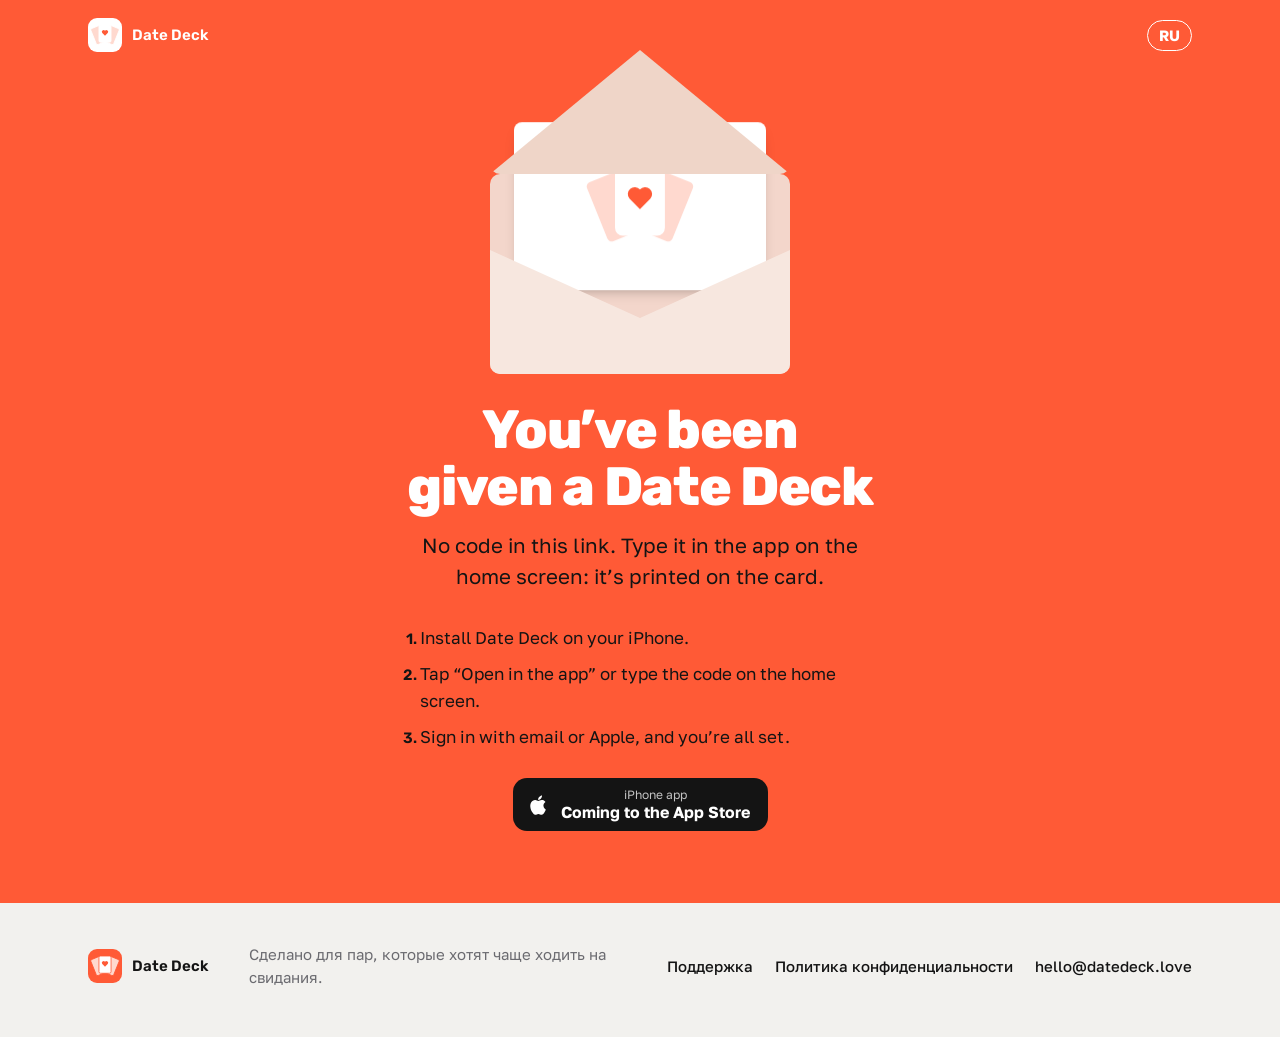
<file: g/index.html>
<!doctype html>
<html lang="ru">
<head>
<meta charset="utf-8">
<meta name="viewport" content="width=device-width,initial-scale=1">
<title>Вам подарили Date Deck</title>
<meta name="description" content="Внутри 114 идей для ваших свиданий. Открой колоду в приложении по коду ниже — и тяните карты по очереди.">
<meta name="theme-color" content="#ff5a36">
<meta property="og:title" content="Вам подарили Date Deck">
<meta property="og:description" content="Внутри 114 идей для ваших свиданий. Открой колоду в приложении по коду ниже — и тяните карты по очереди.">
<meta property="og:image" content="https://datedeck.love/assets/og.png?v=2">
<meta property="og:type" content="website">
<link rel="alternate" hreflang="ru" href="https://datedeck.love/g/">
<link rel="alternate" hreflang="en" href="https://datedeck.love/en/g/">
<link rel="icon" href="/assets/icon.svg" type="image/svg+xml">
<link rel="apple-touch-icon" href="/assets/icon-180.png">
<link rel="preload" href="/assets/fonts/Rubik_800ExtraBold.woff2" as="font" type="font/woff2" crossorigin>
<link rel="stylesheet" href="/assets/site.css?v=5281aab5">
<meta name="robots" content="noindex">
</head>
<body class="gift">
<div class="hero-wrap gift-wrap">
<header class="top">
<a class="brand" href="/"><svg class="mark" viewBox="70 70 372 372" aria-hidden="true"><g transform="translate(0 12)"><g transform="rotate(-22 256 420)"><rect x="181" y="120" width="150" height="214" rx="20" fill="#ffd9cf" stroke="#ff5a36" stroke-width="10"/></g><g transform="rotate(22 256 420)"><rect x="181" y="120" width="150" height="214" rx="20" fill="#ffd9cf" stroke="#ff5a36" stroke-width="10"/></g><g transform="rotate(0 256 420)"><rect x="181" y="120" width="150" height="214" rx="20" fill="#fff" stroke="#ff5a36" stroke-width="10"/></g><path d="M50 90 L13 53 A23 23 0 0 1 50 20 A23 23 0 0 1 87 53 Z" fill="#ff5a36" transform="translate(211 172.5) scale(0.9)"/></g></svg><span>Date Deck</span></a>
<nav><a class="lang" href="/en/g/" data-lang="en" hreflang="en">EN</a></nav>
</header>
<main class="gift-main" id="gift" data-labels='{&quot;g_copy&quot;: &quot;Скопировать код&quot;, &quot;g_copied&quot;: &quot;Скопировано&quot;, &quot;g_none&quot;: &quot;Код не найден в ссылке. Введи его в приложении на главном экране: он напечатан на открытке.&quot;, &quot;nf_title&quot;: &quot;Такой страницы нет&quot;, &quot;nf_p&quot;: &quot;Ссылка неверная или устарела.&quot;}'>
<div class="envelope" aria-hidden="true"><div class="env-back"></div><div class="letter"><svg class="letter-mark" viewBox="70 70 372 372" aria-hidden="true"><g transform="translate(0 12)"><g transform="rotate(-22 256 420)"><rect x="181" y="120" width="150" height="214" rx="20" fill="#ffd9cf" stroke="#ff5a36" stroke-width="10"/></g><g transform="rotate(22 256 420)"><rect x="181" y="120" width="150" height="214" rx="20" fill="#ffd9cf" stroke="#ff5a36" stroke-width="10"/></g><g transform="rotate(0 256 420)"><rect x="181" y="120" width="150" height="214" rx="20" fill="#fff" stroke="#ff5a36" stroke-width="10"/></g><path d="M50 90 L13 53 A23 23 0 0 1 50 20 A23 23 0 0 1 87 53 Z" fill="#ff5a36" transform="translate(211 172.5) scale(0.9)"/></g></svg></div><div class="env-front"></div><div class="env-top"></div><div class="env-seal big"><svg class="seal-mark" viewBox="70 70 372 372" aria-hidden="true"><g transform="translate(0 12)"><g transform="rotate(-22 256 420)"><rect x="181" y="120" width="150" height="214" rx="20" fill="#f3b3a8" stroke="#c8221d" stroke-width="10"/></g><g transform="rotate(22 256 420)"><rect x="181" y="120" width="150" height="214" rx="20" fill="#f3b3a8" stroke="#c8221d" stroke-width="10"/></g><g transform="rotate(0 256 420)"><rect x="181" y="120" width="150" height="214" rx="20" fill="#fff" stroke="#c8221d" stroke-width="10"/></g><path d="M50 90 L13 53 A23 23 0 0 1 50 20 A23 23 0 0 1 87 53 Z" fill="#c8221d" transform="translate(211 172.5) scale(0.9)"/></g></svg></div></div>
<h1 id="g-title">Вам подарили Date Deck</h1>
<p class="lead" id="g-lead">Внутри 114 идей для ваших свиданий. Открой колоду в приложении по коду ниже — и тяните карты по очереди.</p>
<div class="code-box" id="code-box">
<span class="code-label">Код подарка</span>
<b class="code" id="code">····-····</b>
<div class="code-actions"><a class="draw" id="open" href="koloda://">Открыть в приложении</a><button class="ghost" id="copy" type="button">Скопировать код</button></div>
<p class="once">Код одноразовый: после открытия он сгорит.</p>
</div>
<ol class="g-steps"><li>Установи Date Deck на iPhone.</li><li>Нажми «Открыть в приложении» или введи код на главном экране.</li><li>Войди по почте или через Apple, и всё готово.</li></ol>
<div class="store" role="note"><svg viewBox="0 0 24 24" aria-hidden="true"><path d="M16.4 12.6c0-2.4 2-3.6 2.1-3.7-1.1-1.7-2.9-1.9-3.5-1.9-1.5-.2-2.9.9-3.7.9-.8 0-1.9-.9-3.2-.8-1.6 0-3.1 1-4 2.4-1.7 3-.4 7.4 1.2 9.8.8 1.2 1.8 2.5 3 2.4 1.2 0 1.7-.8 3.1-.8s1.9.8 3.2.8c1.3 0 2.1-1.2 2.9-2.4.9-1.4 1.3-2.7 1.3-2.8 0 0-2.4-1-2.4-3.9zM14 5.5c.7-.8 1.1-1.9 1-3-1 0-2.1.7-2.8 1.5-.6.7-1.2 1.8-1 2.9 1.1.1 2.1-.6 2.8-1.4z"/></svg><span><small>Приложение для iPhone</small>Скоро в App Store</span></div>
<p class="nf" id="nf" hidden><a class="ghost" href="/">На главную</a></p>
</main>
</div>
<footer class="foot">
<div class="foot-in">
<a class="brand" href="/"><svg class="mark" viewBox="70 70 372 372" aria-hidden="true"><g transform="translate(0 12)"><g transform="rotate(-22 256 420)"><rect x="181" y="120" width="150" height="214" rx="20" fill="#ffd9cf" stroke="#ff5a36" stroke-width="10"/></g><g transform="rotate(22 256 420)"><rect x="181" y="120" width="150" height="214" rx="20" fill="#ffd9cf" stroke="#ff5a36" stroke-width="10"/></g><g transform="rotate(0 256 420)"><rect x="181" y="120" width="150" height="214" rx="20" fill="#fff" stroke="#ff5a36" stroke-width="10"/></g><path d="M50 90 L13 53 A23 23 0 0 1 50 20 A23 23 0 0 1 87 53 Z" fill="#ff5a36" transform="translate(211 172.5) scale(0.9)"/></g></svg><span>Date Deck</span></a>
<p>Сделано для пар, которые хотят чаще ходить на свидания.</p>
<nav><a href="/support.html">Поддержка</a><a href="/privacy.html">Политика конфиденциальности</a><a href="mailto:hello@datedeck.love">hello@datedeck.love</a></nav>
</div>
</footer>
<script src="/assets/lang.js?v=ee48ac41"></script>
<script src="/assets/gift.js?v=1ff9c145"></script>
</body>
</html>
</file>
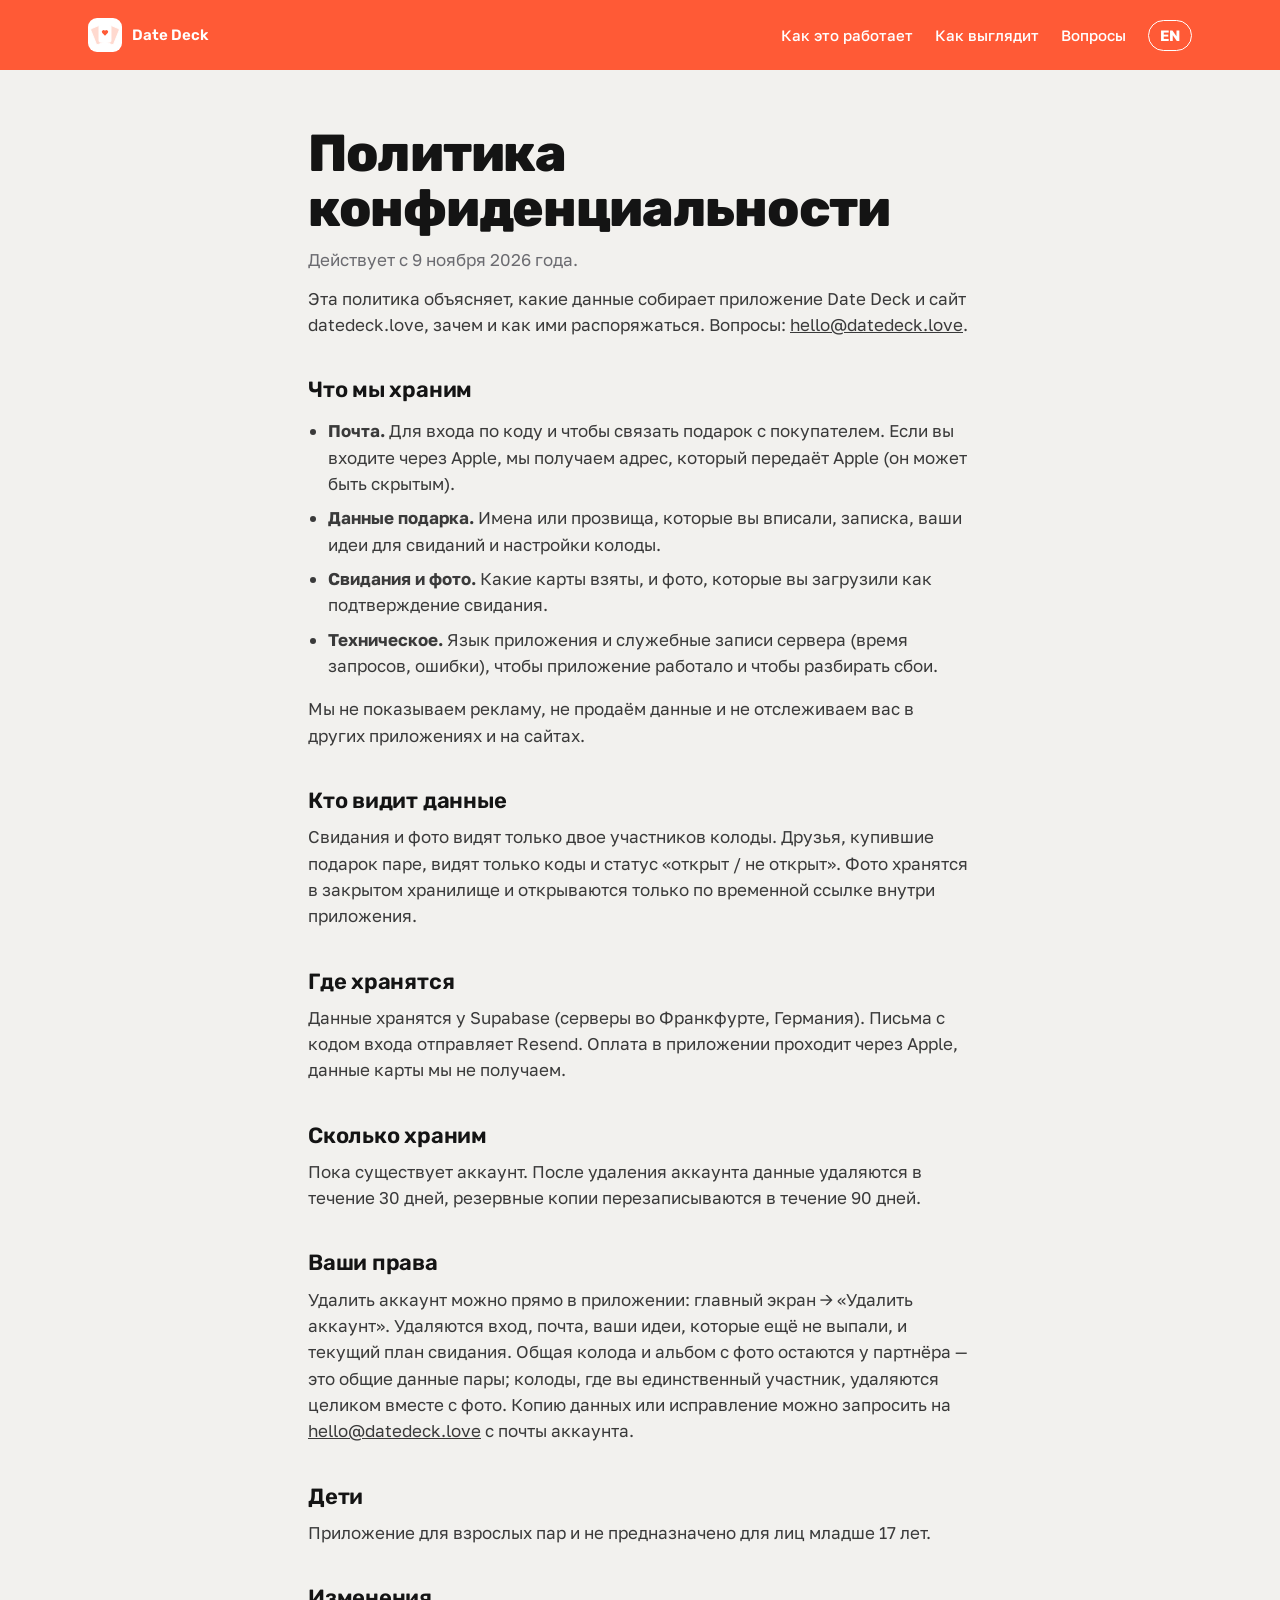
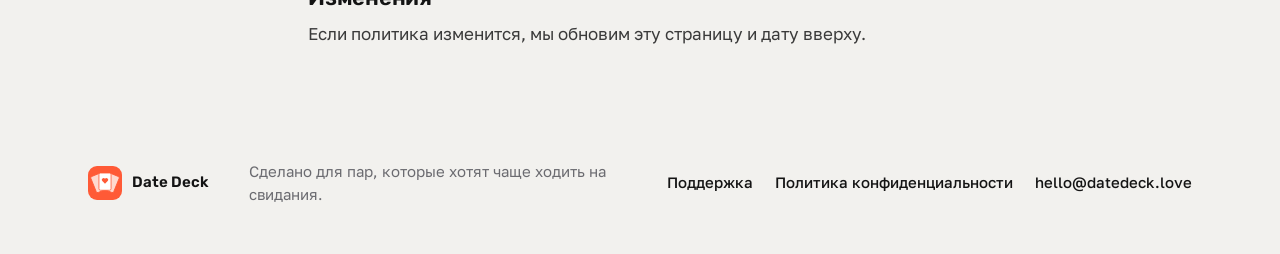
<file: privacy.html>
<!doctype html>
<html lang="ru">
<head>
<meta charset="utf-8">
<meta name="viewport" content="width=device-width,initial-scale=1">
<title>Политика конфиденциальности — Date Deck</title>
<meta name="description" content="Колода из 114 идей для свиданий в приложении для iPhone. Тяните карты по очереди, выбирайте одну из трёх и тайно подкладывайте друг другу свои идеи.">
<meta name="theme-color" content="#ff5a36">
<meta property="og:title" content="Политика конфиденциальности — Date Deck">
<meta property="og:description" content="Колода из 114 идей для свиданий в приложении для iPhone. Тяните карты по очереди, выбирайте одну из трёх и тайно подкладывайте друг другу свои идеи.">
<meta property="og:image" content="https://datedeck.love/assets/og.png?v=2">
<meta property="og:type" content="website">
<link rel="alternate" hreflang="ru" href="https://datedeck.love/privacy.html">
<link rel="alternate" hreflang="en" href="https://datedeck.love/en/privacy.html">
<link rel="icon" href="/assets/icon.svg" type="image/svg+xml">
<link rel="apple-touch-icon" href="/assets/icon-180.png">
<link rel="preload" href="/assets/fonts/Rubik_800ExtraBold.woff2" as="font" type="font/woff2" crossorigin>
<link rel="stylesheet" href="/assets/site.css?v=5281aab5">

</head>
<body class="page">
<div class="page-top"><header class="top">
<a class="brand" href="/"><svg class="mark" viewBox="70 70 372 372" aria-hidden="true"><g transform="translate(0 12)"><g transform="rotate(-22 256 420)"><rect x="181" y="120" width="150" height="214" rx="20" fill="#ffd9cf" stroke="#ff5a36" stroke-width="10"/></g><g transform="rotate(22 256 420)"><rect x="181" y="120" width="150" height="214" rx="20" fill="#ffd9cf" stroke="#ff5a36" stroke-width="10"/></g><g transform="rotate(0 256 420)"><rect x="181" y="120" width="150" height="214" rx="20" fill="#fff" stroke="#ff5a36" stroke-width="10"/></g><path d="M50 90 L13 53 A23 23 0 0 1 50 20 A23 23 0 0 1 87 53 Z" fill="#ff5a36" transform="translate(211 172.5) scale(0.9)"/></g></svg><span>Date Deck</span></a>
<nav><a href="/#how">Как это работает</a><a href="/#screens">Как выглядит</a><a href="/#faq">Вопросы</a><a class="lang" href="/en/privacy.html" data-lang="en" hreflang="en">EN</a></nav>
</header></div>
<main class="doc" id="main"><h1>Политика конфиденциальности</h1><p class="muted">Действует с 9 ноября 2026 года.</p>
<p>Эта политика объясняет, какие данные собирает приложение Date Deck и сайт datedeck.love, зачем и как ими распоряжаться. Вопросы: <a href="mailto:hello@datedeck.love">hello@datedeck.love</a>.</p>
<h2>Что мы храним</h2>
<ul>
<li><b>Почта.</b> Для входа по коду и чтобы связать подарок с покупателем. Если вы входите через Apple, мы получаем адрес, который передаёт Apple (он может быть скрытым).</li>
<li><b>Данные подарка.</b> Имена или прозвища, которые вы вписали, записка, ваши идеи для свиданий и настройки колоды.</li>
<li><b>Свидания и фото.</b> Какие карты взяты, и фото, которые вы загрузили как подтверждение свидания.</li>
<li><b>Техническое.</b> Язык приложения и служебные записи сервера (время запросов, ошибки), чтобы приложение работало и чтобы разбирать сбои.</li>
</ul>
<p>Мы не показываем рекламу, не продаём данные и не отслеживаем вас в других приложениях и на сайтах.</p>
<h2>Кто видит данные</h2>
<p>Свидания и фото видят только двое участников колоды. Друзья, купившие подарок паре, видят только коды и статус «открыт / не открыт». Фото хранятся в закрытом хранилище и открываются только по временной ссылке внутри приложения.</p>
<h2>Где хранятся</h2>
<p>Данные хранятся у Supabase (серверы во Франкфурте, Германия). Письма с кодом входа отправляет Resend. Оплата в приложении проходит через Apple, данные карты мы не получаем.</p>
<h2>Сколько храним</h2>
<p>Пока существует аккаунт. После удаления аккаунта данные удаляются в течение 30 дней, резервные копии перезаписываются в течение 90 дней.</p>
<h2>Ваши права</h2>
<p>Удалить аккаунт можно прямо в приложении: главный экран → «Удалить аккаунт». Удаляются вход, почта, ваши идеи, которые ещё не выпали, и текущий план свидания. Общая колода и альбом с фото остаются у партнёра — это общие данные пары; колоды, где вы единственный участник, удаляются целиком вместе с фото. Копию данных или исправление можно запросить на <a href="mailto:hello@datedeck.love">hello@datedeck.love</a> с почты аккаунта.</p>
<h2>Дети</h2>
<p>Приложение для взрослых пар и не предназначено для лиц младше 17 лет.</p>
<h2>Изменения</h2>
<p>Если политика изменится, мы обновим эту страницу и дату вверху.</p></main>
<footer class="foot">
<div class="foot-in">
<a class="brand" href="/"><svg class="mark" viewBox="70 70 372 372" aria-hidden="true"><g transform="translate(0 12)"><g transform="rotate(-22 256 420)"><rect x="181" y="120" width="150" height="214" rx="20" fill="#ffd9cf" stroke="#ff5a36" stroke-width="10"/></g><g transform="rotate(22 256 420)"><rect x="181" y="120" width="150" height="214" rx="20" fill="#ffd9cf" stroke="#ff5a36" stroke-width="10"/></g><g transform="rotate(0 256 420)"><rect x="181" y="120" width="150" height="214" rx="20" fill="#fff" stroke="#ff5a36" stroke-width="10"/></g><path d="M50 90 L13 53 A23 23 0 0 1 50 20 A23 23 0 0 1 87 53 Z" fill="#ff5a36" transform="translate(211 172.5) scale(0.9)"/></g></svg><span>Date Deck</span></a>
<p>Сделано для пар, которые хотят чаще ходить на свидания.</p>
<nav><a href="/support.html">Поддержка</a><a href="/privacy.html">Политика конфиденциальности</a><a href="mailto:hello@datedeck.love">hello@datedeck.love</a></nav>
</div>
</footer>
<script src="/assets/lang.js?v=ee48ac41"></script>
</body>
</html>
</file>
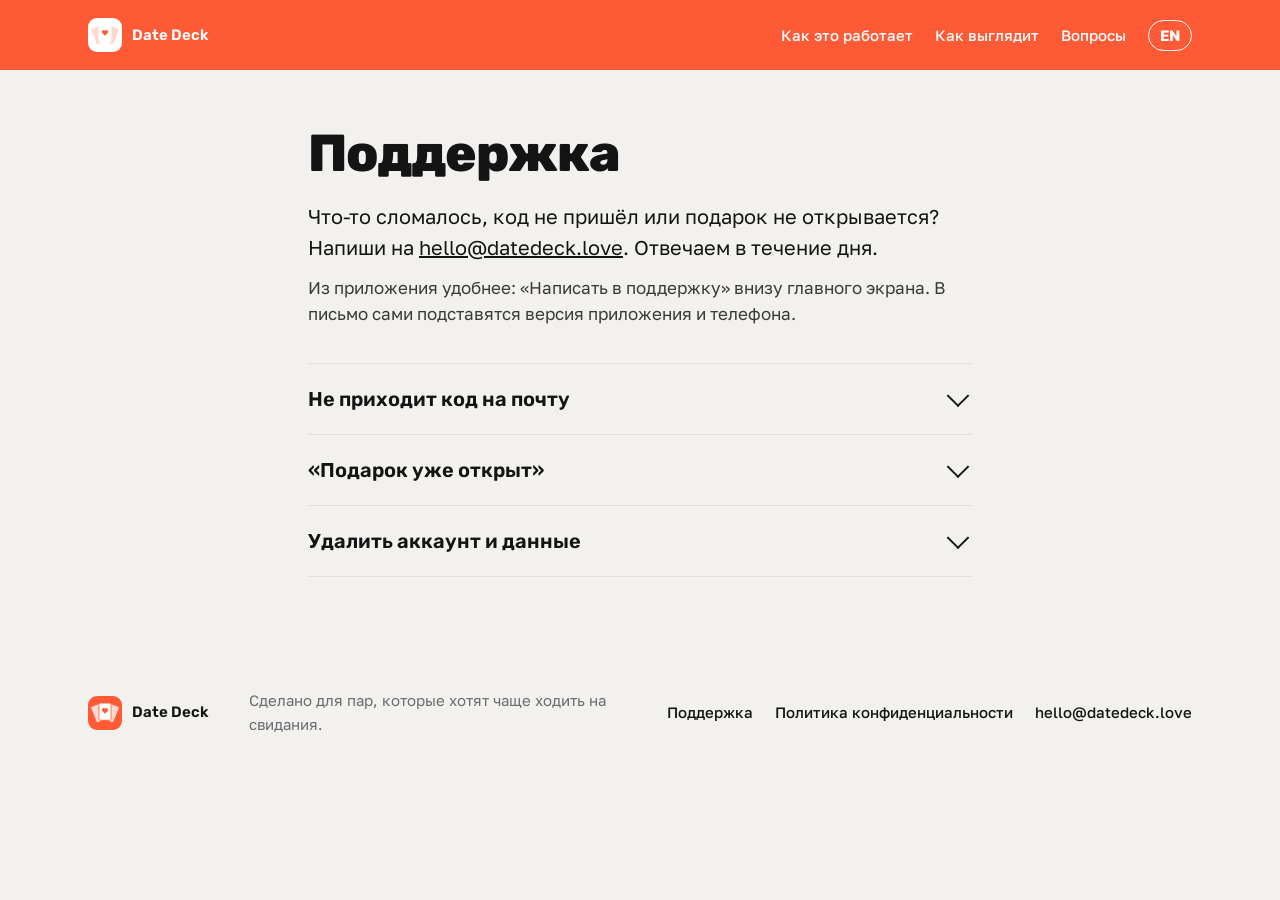
<file: support.html>
<!doctype html>
<html lang="ru">
<head>
<meta charset="utf-8">
<meta name="viewport" content="width=device-width,initial-scale=1">
<title>Поддержка — Date Deck</title>
<meta name="description" content="Колода из 114 идей для свиданий в приложении для iPhone. Тяните карты по очереди, выбирайте одну из трёх и тайно подкладывайте друг другу свои идеи.">
<meta name="theme-color" content="#ff5a36">
<meta property="og:title" content="Поддержка — Date Deck">
<meta property="og:description" content="Колода из 114 идей для свиданий в приложении для iPhone. Тяните карты по очереди, выбирайте одну из трёх и тайно подкладывайте друг другу свои идеи.">
<meta property="og:image" content="https://datedeck.love/assets/og.png?v=2">
<meta property="og:type" content="website">
<link rel="alternate" hreflang="ru" href="https://datedeck.love/support.html">
<link rel="alternate" hreflang="en" href="https://datedeck.love/en/support.html">
<link rel="icon" href="/assets/icon.svg" type="image/svg+xml">
<link rel="apple-touch-icon" href="/assets/icon-180.png">
<link rel="preload" href="/assets/fonts/Rubik_800ExtraBold.woff2" as="font" type="font/woff2" crossorigin>
<link rel="stylesheet" href="/assets/site.css?v=5281aab5">

</head>
<body class="page">
<div class="page-top"><header class="top">
<a class="brand" href="/"><svg class="mark" viewBox="70 70 372 372" aria-hidden="true"><g transform="translate(0 12)"><g transform="rotate(-22 256 420)"><rect x="181" y="120" width="150" height="214" rx="20" fill="#ffd9cf" stroke="#ff5a36" stroke-width="10"/></g><g transform="rotate(22 256 420)"><rect x="181" y="120" width="150" height="214" rx="20" fill="#ffd9cf" stroke="#ff5a36" stroke-width="10"/></g><g transform="rotate(0 256 420)"><rect x="181" y="120" width="150" height="214" rx="20" fill="#fff" stroke="#ff5a36" stroke-width="10"/></g><path d="M50 90 L13 53 A23 23 0 0 1 50 20 A23 23 0 0 1 87 53 Z" fill="#ff5a36" transform="translate(211 172.5) scale(0.9)"/></g></svg><span>Date Deck</span></a>
<nav><a href="/#how">Как это работает</a><a href="/#screens">Как выглядит</a><a href="/#faq">Вопросы</a><a class="lang" href="/en/support.html" data-lang="en" hreflang="en">EN</a></nav>
</header></div>
<main class="doc" id="main"><h1>Поддержка</h1><p class="lead-doc">Что-то сломалось, код не пришёл или подарок не открывается? Напиши на <a href="mailto:hello@datedeck.love">hello@datedeck.love</a>. Отвечаем в течение дня.</p><p>Из приложения удобнее: «Написать в поддержку» внизу главного экрана. В письмо сами подставятся версия приложения и телефона.</p><div class="faq-list"><details><summary>Не приходит код на почту</summary><p>Проверь папку «Спам» и «Промоакции». Код действует час, новый можно запросить через минуту. Если почта так и не пришла, войди через Apple.</p></details><details><summary>«Подарок уже открыт»</summary><p>Код одноразовый. Если подарок открыл не тот человек, покупатель может перевыпустить код на странице подарка в приложении: старый перестанет работать, колода и альбом сохранятся.</p></details><details><summary>Удалить аккаунт и данные</summary><p>В приложении: главный экран → «Удалить аккаунт». Общая колода и альбом останутся у партнёра, колоды, где ты один, удалятся вместе с фото. Если нет доступа к приложению — напиши с почты аккаунта на hello@datedeck.love.</p></details></div></main>
<footer class="foot">
<div class="foot-in">
<a class="brand" href="/"><svg class="mark" viewBox="70 70 372 372" aria-hidden="true"><g transform="translate(0 12)"><g transform="rotate(-22 256 420)"><rect x="181" y="120" width="150" height="214" rx="20" fill="#ffd9cf" stroke="#ff5a36" stroke-width="10"/></g><g transform="rotate(22 256 420)"><rect x="181" y="120" width="150" height="214" rx="20" fill="#ffd9cf" stroke="#ff5a36" stroke-width="10"/></g><g transform="rotate(0 256 420)"><rect x="181" y="120" width="150" height="214" rx="20" fill="#fff" stroke="#ff5a36" stroke-width="10"/></g><path d="M50 90 L13 53 A23 23 0 0 1 50 20 A23 23 0 0 1 87 53 Z" fill="#ff5a36" transform="translate(211 172.5) scale(0.9)"/></g></svg><span>Date Deck</span></a>
<p>Сделано для пар, которые хотят чаще ходить на свидания.</p>
<nav><a href="/support.html">Поддержка</a><a href="/privacy.html">Политика конфиденциальности</a><a href="mailto:hello@datedeck.love">hello@datedeck.love</a></nav>
</div>
</footer>
<script src="/assets/lang.js?v=ee48ac41"></script>
</body>
</html>
</file>
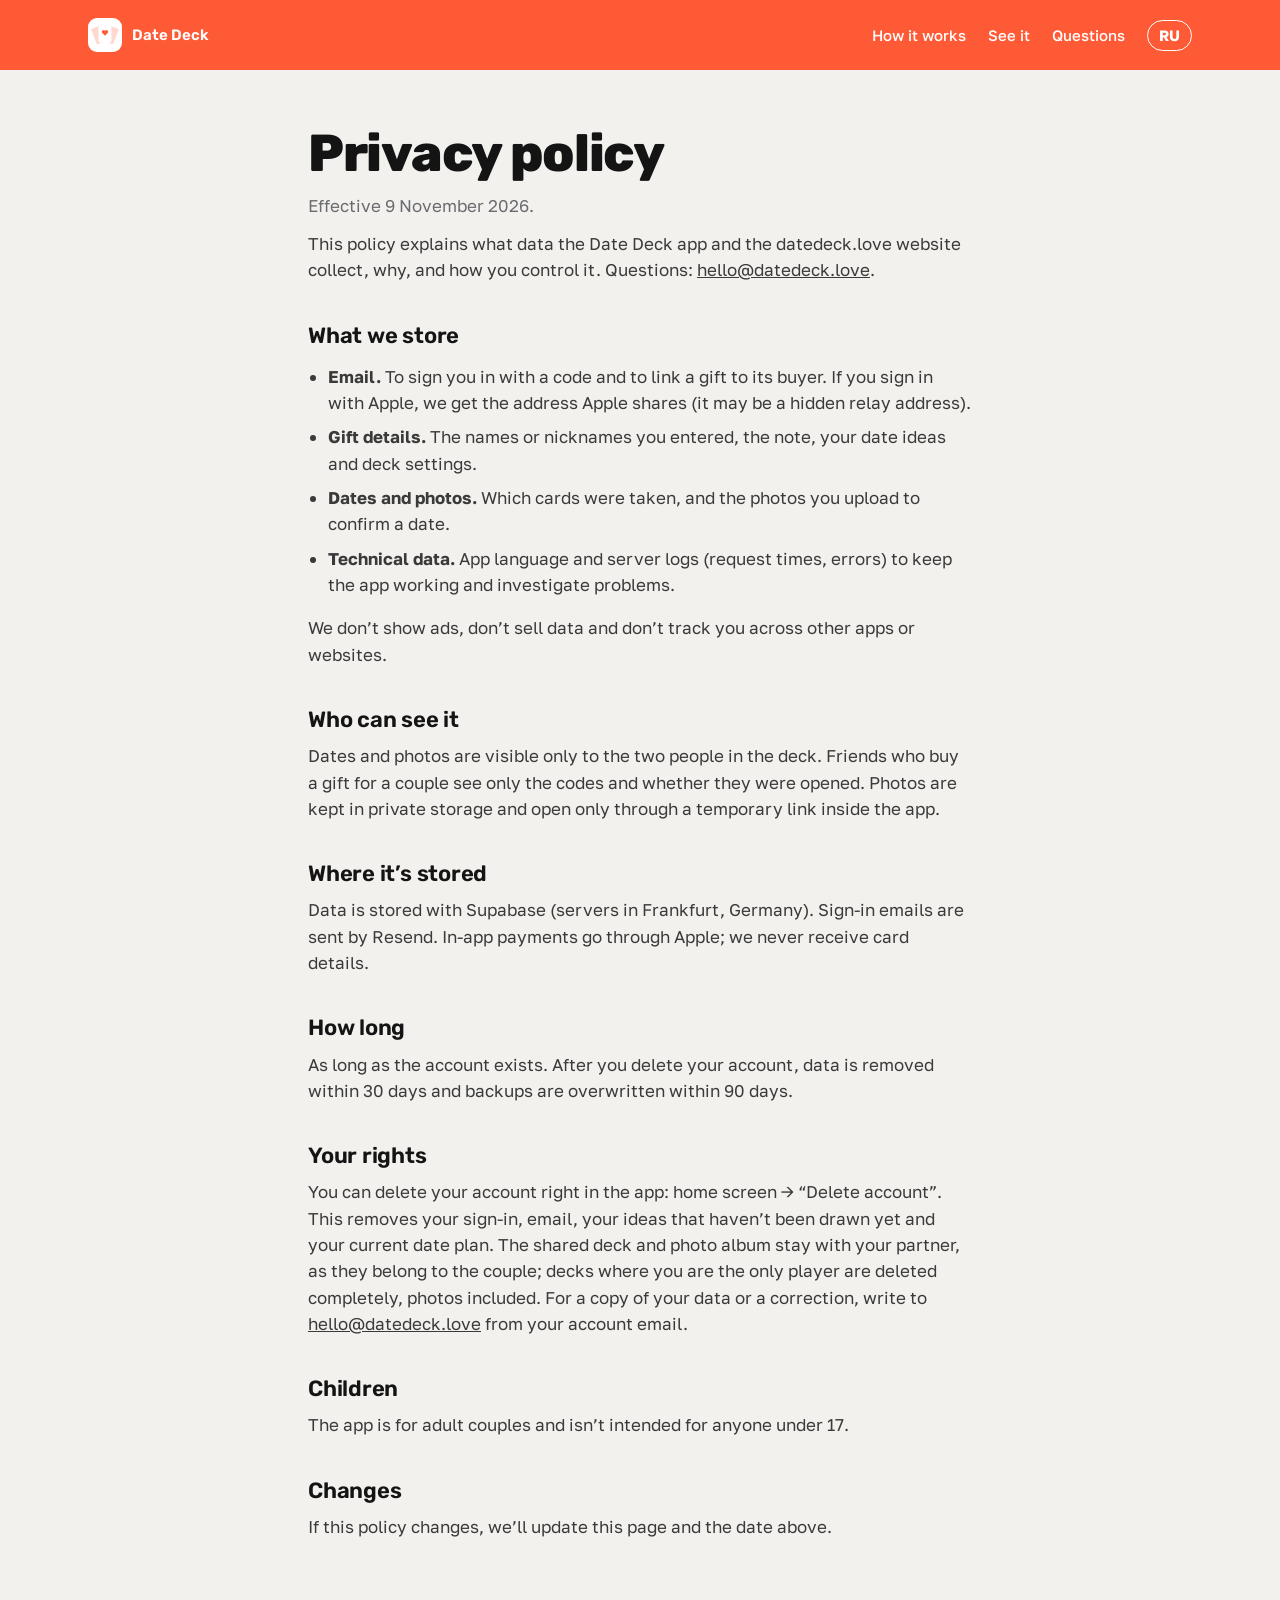
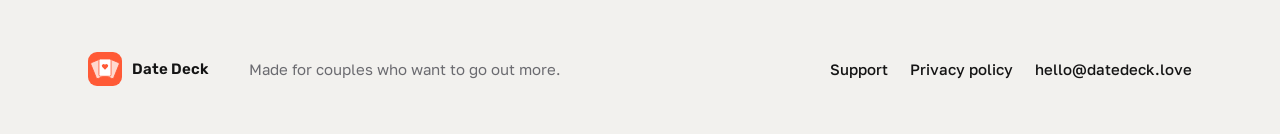
<file: en/privacy.html>
<!doctype html>
<html lang="en">
<head>
<meta charset="utf-8">
<meta name="viewport" content="width=device-width,initial-scale=1">
<title>Privacy policy — Date Deck</title>
<meta name="description" content="A deck of 114 date ideas in an iPhone app. Take turns drawing, pick one card out of three, and secretly slip your own ideas in for each other.">
<meta name="theme-color" content="#ff5a36">
<meta property="og:title" content="Privacy policy — Date Deck">
<meta property="og:description" content="A deck of 114 date ideas in an iPhone app. Take turns drawing, pick one card out of three, and secretly slip your own ideas in for each other.">
<meta property="og:image" content="https://datedeck.love/assets/og.png?v=2">
<meta property="og:type" content="website">
<link rel="alternate" hreflang="ru" href="https://datedeck.love/privacy.html">
<link rel="alternate" hreflang="en" href="https://datedeck.love/en/privacy.html">
<link rel="icon" href="/assets/icon.svg" type="image/svg+xml">
<link rel="apple-touch-icon" href="/assets/icon-180.png">
<link rel="preload" href="/assets/fonts/Rubik_800ExtraBold.woff2" as="font" type="font/woff2" crossorigin>
<link rel="stylesheet" href="/assets/site.css?v=5281aab5">

</head>
<body class="page">
<div class="page-top"><header class="top">
<a class="brand" href="/en/"><svg class="mark" viewBox="70 70 372 372" aria-hidden="true"><g transform="translate(0 12)"><g transform="rotate(-22 256 420)"><rect x="181" y="120" width="150" height="214" rx="20" fill="#ffd9cf" stroke="#ff5a36" stroke-width="10"/></g><g transform="rotate(22 256 420)"><rect x="181" y="120" width="150" height="214" rx="20" fill="#ffd9cf" stroke="#ff5a36" stroke-width="10"/></g><g transform="rotate(0 256 420)"><rect x="181" y="120" width="150" height="214" rx="20" fill="#fff" stroke="#ff5a36" stroke-width="10"/></g><path d="M50 90 L13 53 A23 23 0 0 1 50 20 A23 23 0 0 1 87 53 Z" fill="#ff5a36" transform="translate(211 172.5) scale(0.9)"/></g></svg><span>Date Deck</span></a>
<nav><a href="/en/#how">How it works</a><a href="/en/#screens">See it</a><a href="/en/#faq">Questions</a><a class="lang" href="/privacy.html" data-lang="ru" hreflang="ru">RU</a></nav>
</header></div>
<main class="doc" id="main"><h1>Privacy policy</h1><p class="muted">Effective 9 November 2026.</p>
<p>This policy explains what data the Date Deck app and the datedeck.love website collect, why, and how you control it. Questions: <a href="mailto:hello@datedeck.love">hello@datedeck.love</a>.</p>
<h2>What we store</h2>
<ul>
<li><b>Email.</b> To sign you in with a code and to link a gift to its buyer. If you sign in with Apple, we get the address Apple shares (it may be a hidden relay address).</li>
<li><b>Gift details.</b> The names or nicknames you entered, the note, your date ideas and deck settings.</li>
<li><b>Dates and photos.</b> Which cards were taken, and the photos you upload to confirm a date.</li>
<li><b>Technical data.</b> App language and server logs (request times, errors) to keep the app working and investigate problems.</li>
</ul>
<p>We don’t show ads, don’t sell data and don’t track you across other apps or websites.</p>
<h2>Who can see it</h2>
<p>Dates and photos are visible only to the two people in the deck. Friends who buy a gift for a couple see only the codes and whether they were opened. Photos are kept in private storage and open only through a temporary link inside the app.</p>
<h2>Where it’s stored</h2>
<p>Data is stored with Supabase (servers in Frankfurt, Germany). Sign-in emails are sent by Resend. In-app payments go through Apple; we never receive card details.</p>
<h2>How long</h2>
<p>As long as the account exists. After you delete your account, data is removed within 30 days and backups are overwritten within 90 days.</p>
<h2>Your rights</h2>
<p>You can delete your account right in the app: home screen → “Delete account”. This removes your sign-in, email, your ideas that haven’t been drawn yet and your current date plan. The shared deck and photo album stay with your partner, as they belong to the couple; decks where you are the only player are deleted completely, photos included. For a copy of your data or a correction, write to <a href="mailto:hello@datedeck.love">hello@datedeck.love</a> from your account email.</p>
<h2>Children</h2>
<p>The app is for adult couples and isn’t intended for anyone under 17.</p>
<h2>Changes</h2>
<p>If this policy changes, we’ll update this page and the date above.</p></main>
<footer class="foot">
<div class="foot-in">
<a class="brand" href="/en/"><svg class="mark" viewBox="70 70 372 372" aria-hidden="true"><g transform="translate(0 12)"><g transform="rotate(-22 256 420)"><rect x="181" y="120" width="150" height="214" rx="20" fill="#ffd9cf" stroke="#ff5a36" stroke-width="10"/></g><g transform="rotate(22 256 420)"><rect x="181" y="120" width="150" height="214" rx="20" fill="#ffd9cf" stroke="#ff5a36" stroke-width="10"/></g><g transform="rotate(0 256 420)"><rect x="181" y="120" width="150" height="214" rx="20" fill="#fff" stroke="#ff5a36" stroke-width="10"/></g><path d="M50 90 L13 53 A23 23 0 0 1 50 20 A23 23 0 0 1 87 53 Z" fill="#ff5a36" transform="translate(211 172.5) scale(0.9)"/></g></svg><span>Date Deck</span></a>
<p>Made for couples who want to go out more.</p>
<nav><a href="/en/support.html">Support</a><a href="/en/privacy.html">Privacy policy</a><a href="mailto:hello@datedeck.love">hello@datedeck.love</a></nav>
</div>
</footer>
<script src="/assets/lang.js?v=ee48ac41"></script>
</body>
</html>
</file>
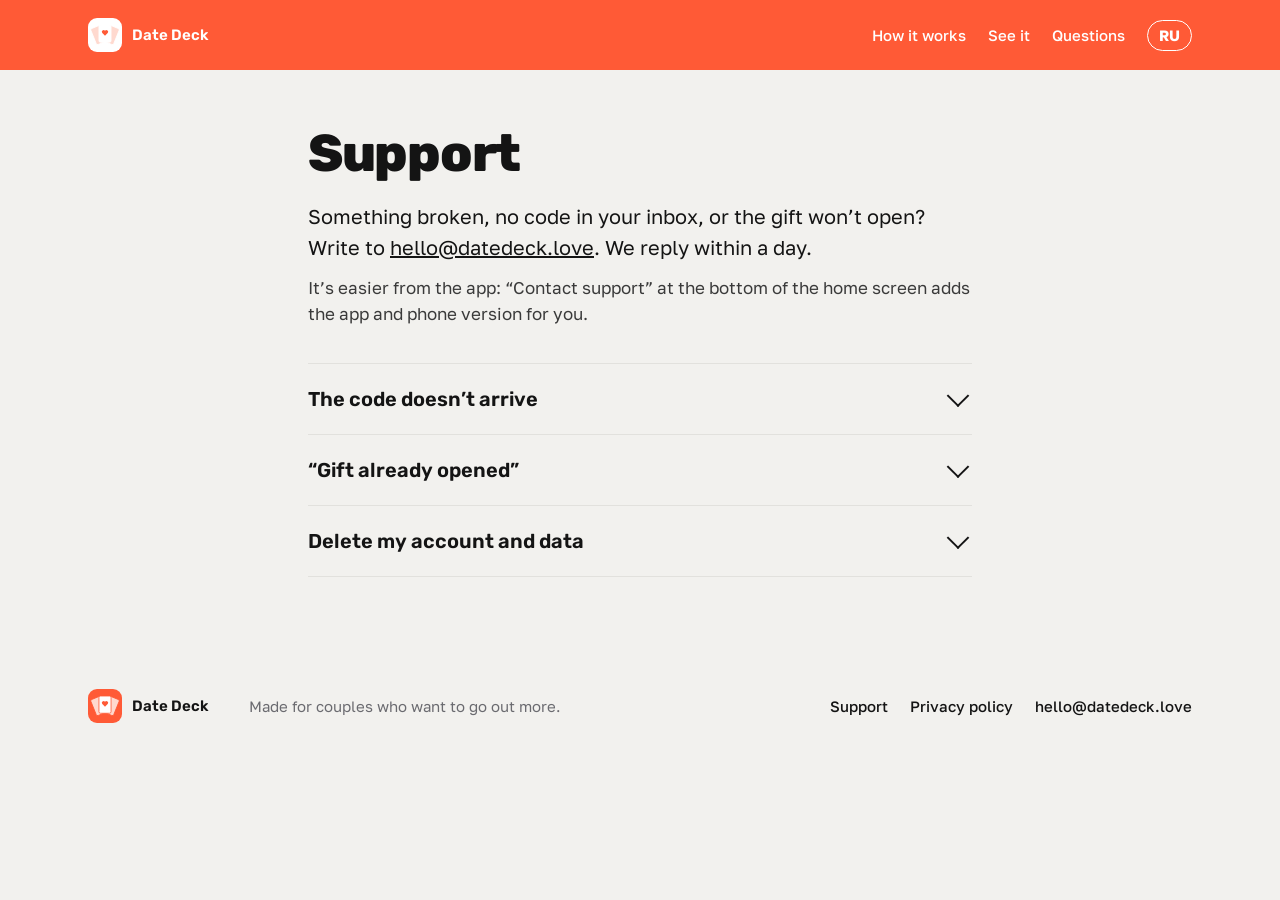
<file: en/support.html>
<!doctype html>
<html lang="en">
<head>
<meta charset="utf-8">
<meta name="viewport" content="width=device-width,initial-scale=1">
<title>Support — Date Deck</title>
<meta name="description" content="A deck of 114 date ideas in an iPhone app. Take turns drawing, pick one card out of three, and secretly slip your own ideas in for each other.">
<meta name="theme-color" content="#ff5a36">
<meta property="og:title" content="Support — Date Deck">
<meta property="og:description" content="A deck of 114 date ideas in an iPhone app. Take turns drawing, pick one card out of three, and secretly slip your own ideas in for each other.">
<meta property="og:image" content="https://datedeck.love/assets/og.png?v=2">
<meta property="og:type" content="website">
<link rel="alternate" hreflang="ru" href="https://datedeck.love/support.html">
<link rel="alternate" hreflang="en" href="https://datedeck.love/en/support.html">
<link rel="icon" href="/assets/icon.svg" type="image/svg+xml">
<link rel="apple-touch-icon" href="/assets/icon-180.png">
<link rel="preload" href="/assets/fonts/Rubik_800ExtraBold.woff2" as="font" type="font/woff2" crossorigin>
<link rel="stylesheet" href="/assets/site.css?v=5281aab5">

</head>
<body class="page">
<div class="page-top"><header class="top">
<a class="brand" href="/en/"><svg class="mark" viewBox="70 70 372 372" aria-hidden="true"><g transform="translate(0 12)"><g transform="rotate(-22 256 420)"><rect x="181" y="120" width="150" height="214" rx="20" fill="#ffd9cf" stroke="#ff5a36" stroke-width="10"/></g><g transform="rotate(22 256 420)"><rect x="181" y="120" width="150" height="214" rx="20" fill="#ffd9cf" stroke="#ff5a36" stroke-width="10"/></g><g transform="rotate(0 256 420)"><rect x="181" y="120" width="150" height="214" rx="20" fill="#fff" stroke="#ff5a36" stroke-width="10"/></g><path d="M50 90 L13 53 A23 23 0 0 1 50 20 A23 23 0 0 1 87 53 Z" fill="#ff5a36" transform="translate(211 172.5) scale(0.9)"/></g></svg><span>Date Deck</span></a>
<nav><a href="/en/#how">How it works</a><a href="/en/#screens">See it</a><a href="/en/#faq">Questions</a><a class="lang" href="/support.html" data-lang="ru" hreflang="ru">RU</a></nav>
</header></div>
<main class="doc" id="main"><h1>Support</h1><p class="lead-doc">Something broken, no code in your inbox, or the gift won’t open? Write to <a href="mailto:hello@datedeck.love">hello@datedeck.love</a>. We reply within a day.</p><p>It’s easier from the app: “Contact support” at the bottom of the home screen adds the app and phone version for you.</p><div class="faq-list"><details><summary>The code doesn’t arrive</summary><p>Check Spam and Promotions. The code is valid for an hour, and you can ask for a new one after a minute. If it still doesn’t come, sign in with Apple.</p></details><details><summary>“Gift already opened”</summary><p>The code works once. If the wrong person opened the gift, the buyer can reissue the code on the gift page: the old one stops working, the deck and album stay.</p></details><details><summary>Delete my account and data</summary><p>In the app: home screen → “Delete account”. Your shared deck and album stay with your partner; decks where you play alone are deleted with their photos. No access to the app? Write to hello@datedeck.love from your account email.</p></details></div></main>
<footer class="foot">
<div class="foot-in">
<a class="brand" href="/en/"><svg class="mark" viewBox="70 70 372 372" aria-hidden="true"><g transform="translate(0 12)"><g transform="rotate(-22 256 420)"><rect x="181" y="120" width="150" height="214" rx="20" fill="#ffd9cf" stroke="#ff5a36" stroke-width="10"/></g><g transform="rotate(22 256 420)"><rect x="181" y="120" width="150" height="214" rx="20" fill="#ffd9cf" stroke="#ff5a36" stroke-width="10"/></g><g transform="rotate(0 256 420)"><rect x="181" y="120" width="150" height="214" rx="20" fill="#fff" stroke="#ff5a36" stroke-width="10"/></g><path d="M50 90 L13 53 A23 23 0 0 1 50 20 A23 23 0 0 1 87 53 Z" fill="#ff5a36" transform="translate(211 172.5) scale(0.9)"/></g></svg><span>Date Deck</span></a>
<p>Made for couples who want to go out more.</p>
<nav><a href="/en/support.html">Support</a><a href="/en/privacy.html">Privacy policy</a><a href="mailto:hello@datedeck.love">hello@datedeck.love</a></nav>
</div>
</footer>
<script src="/assets/lang.js?v=ee48ac41"></script>
</body>
</html>
</file>
<file: assets/site.css>
@font-face{font-family:Rubik;font-weight:800;font-display:swap;src:url(/assets/fonts/Rubik_800ExtraBold.woff2) format("woff2")}
@font-face{font-family:Rubik;font-weight:600;font-display:swap;src:url(/assets/fonts/Rubik_600SemiBold.woff2) format("woff2")}
@font-face{font-family:Golos;font-weight:400;font-display:swap;src:url(/assets/fonts/GolosText_400Regular.woff2) format("woff2")}
@font-face{font-family:Golos;font-weight:500;font-display:swap;src:url(/assets/fonts/GolosText_500Medium.woff2) format("woff2")}
@font-face{font-family:Golos;font-weight:700;font-display:swap;src:url(/assets/fonts/GolosText_700Bold.woff2) format("woff2")}

:root{
  --coral:#ff5a36;--coral-deep:#d9401f;--ink:#141414;--ink-soft:#3a3a3a;--muted:#6b6b70;
  --paper:#fff;--ground:#f2f1ee;--line:#e2e1dd;--seal:#c8221d;--night:#2b3bd9;
  --display:Rubik,system-ui,-apple-system,sans-serif;--body:Golos,system-ui,-apple-system,"Segoe UI",sans-serif;
  --gut:clamp(16px,4vw,48px);--max:1200px;
  --ease:cubic-bezier(.2,.8,.2,1);
}
*{box-sizing:border-box}
html{-webkit-text-size-adjust:100%;scroll-behavior:smooth}
body{margin:0;background:var(--ground);color:var(--ink);font:400 17px/1.55 var(--body);-webkit-font-smoothing:antialiased}
img,svg{display:block}
a{color:inherit}
h1,h2,h3{font-family:var(--display);margin:0;line-height:1.05;letter-spacing:-.01em}
p{margin:0}
:focus-visible{outline:3px solid var(--ink);outline-offset:3px;border-radius:6px}
.skip{position:absolute;left:-999px;top:8px;background:var(--paper);padding:8px 12px;border-radius:8px;z-index:10}
.skip:focus{left:8px}

/* ---------- шапка ---------- */
.top{display:flex;align-items:center;justify-content:space-between;gap:16px;max-width:var(--max);margin:0 auto;padding:18px var(--gut)}
.brand{display:flex;align-items:center;gap:10px;text-decoration:none;font:600 15px/1 var(--display)}
.mark{width:34px;height:34px;border-radius:9px;background:var(--coral);padding:2px}
.top nav,.foot nav{display:flex;align-items:center;gap:22px;flex-wrap:wrap}
.top nav a,.foot nav a{font:500 15px/1 var(--body);text-decoration:none}
.top nav a:hover,.foot nav a:hover{text-decoration:underline;text-underline-offset:4px}
.lang{border:1.5px solid currentColor;border-radius:99px;padding:7px 11px;font-weight:700!important}
.hero-wrap .top{color:var(--paper)}
.hero-wrap .mark{background:var(--paper)}
.hero-wrap .mark rect{stroke:var(--paper)}
@media (max-width:720px){.top nav a:not(.lang){display:none}}

/* ---------- первый экран ---------- */
.hero-wrap{background:var(--coral);color:var(--paper);overflow:hidden}
.hero{max-width:var(--max);margin:0 auto;padding:clamp(12px,3vw,40px) var(--gut) clamp(48px,7vw,96px);display:grid;grid-template-columns:minmax(0,1.15fr) minmax(0,1fr);gap:clamp(24px,3vw,48px);align-items:center}
.hero h1{font-weight:800;font-size:clamp(46px,6.6vw,100px);line-height:.92;letter-spacing:-.02em;text-wrap:balance}
.lead{font-size:clamp(18px,1.6vw,21px);line-height:1.5;max-width:34ch;margin-top:24px;color:var(--ink)}
.hero-cta{display:flex;align-items:center;gap:16px 22px;flex-wrap:wrap;margin-top:32px}
.store{display:inline-flex;align-items:center;gap:10px;background:var(--ink);color:var(--paper);border-radius:14px;padding:10px 18px 10px 14px;font:600 16px/1.15 var(--body)}
.store svg{width:24px;height:24px;fill:currentColor}
.store span{display:flex;flex-direction:column}
.store small{font:400 12px/1.2 var(--body);opacity:.75}
.ghost{font:500 16px/1 var(--body);color:inherit;background:none;border:0;padding:8px 0;cursor:pointer;text-decoration:underline;text-underline-offset:5px;text-decoration-thickness:1.5px}
.hero .ghost{color:var(--ink)}

/* стол с колодой */
.table{position:relative;height:clamp(400px,40vw,500px);touch-action:manipulation}
.table-ui{position:absolute;left:0;right:0;bottom:0;display:flex;flex-direction:column;align-items:center;gap:10px;z-index:30}
.draw{appearance:none;border:0;cursor:pointer;background:var(--paper);color:var(--ink);font:600 16px/1 var(--display);padding:16px 26px;border-radius:99px;text-decoration:none;box-shadow:0 10px 24px -12px rgba(20,20,20,.5);transition:transform .2s var(--ease)}
.draw:hover{transform:translateY(-2px)}
.draw:active{transform:translateY(1px)}
.hint{font:500 14px/1.3 var(--body);color:var(--ink);min-height:1.3em;text-align:center}

.deck{position:absolute;width:var(--cw,190px);aspect-ratio:5/7;left:var(--dx,0);top:var(--dy,0)}
.deck .back{position:absolute;inset:0}
.deck .b2{transform:translate(4px,4px) rotate(2deg)}
.deck .b3{transform:translate(8px,8px) rotate(4deg)}

/* рубашка */
.back{width:100%;aspect-ratio:5/7;border-radius:18px;background:var(--coral);border:5px solid var(--paper);box-shadow:0 16px 34px -18px rgba(20,20,20,.55);container-type:inline-size;position:relative;overflow:hidden}
.back::before{content:"";position:absolute;inset:6cqw;border:1.5px dashed rgba(255,255,255,.7);border-radius:12px}
.back .bk{position:absolute;inset:0;display:flex;flex-direction:column;justify-content:space-between;padding:14cqw 12cqw;color:var(--paper)}
.back .bk b{font:800 10.4cqw/1.02 var(--display);letter-spacing:-.02em;text-transform:uppercase}
.back .bk i{font:500 6.5cqw/1.25 var(--body);font-style:normal}
.back .bk svg{width:44cqw;align-self:center}

/* карта-билет */
.card{position:absolute;left:0;top:0;width:var(--cw,190px);aspect-ratio:5/7;perspective:1200px;transition:transform .75s var(--ease),opacity .4s;cursor:pointer;z-index:5;-webkit-tap-highlight-color:transparent}
.card .in{position:relative;width:100%;height:100%;transform-style:preserve-3d;transition:transform .7s var(--ease)}
.card.up .in{transform:rotateY(180deg)}
.card .face,.card .back{position:absolute;inset:0;backface-visibility:hidden;-webkit-backface-visibility:hidden}
.card .face{transform:rotateY(180deg)}
.card:focus-visible{outline:none}
.card:focus-visible .ticket{outline:3px solid var(--ink);outline-offset:4px}
.card.picked{z-index:20}
.card.picked .ticket{box-shadow:0 30px 60px -20px rgba(20,20,20,.6)}

.ticket{--notch:var(--coral);width:100%;aspect-ratio:5/7;border-radius:18px;background:var(--paper);color:var(--ink);position:relative;overflow:hidden;container-type:inline-size;box-shadow:0 18px 40px -18px rgba(20,20,20,.5);text-align:left}
.t-head{height:40%;background:var(--c);color:var(--k);position:relative;padding:7cqw}
.t-sec{display:block;font:500 5.6cqw/1.2 var(--body);max-width:62%}
.t-num{position:absolute;top:7cqw;right:7cqw;font:600 5.2cqw/1 var(--display)}
.t-ic{position:absolute;right:5cqw;bottom:3cqw;width:32cqw;height:32cqw}
.t-ic .s{fill:none;stroke:var(--k);stroke-width:3.5;stroke-linecap:round;stroke-linejoin:round}
.t-ic .f{fill:var(--k)}
.ticket::before,.ticket::after{content:"";position:absolute;top:40%;width:9cqw;height:9cqw;border-radius:50%;background:var(--notch);transform:translateY(-50%);z-index:2}
.ticket::before{left:-4.5cqw}.ticket::after{right:-4.5cqw}
.t-body{height:60%;padding:6cqw 7cqw 7cqw;display:flex;flex-direction:column;position:relative;border-top:1.5px dashed rgba(20,20,20,.28)}
.t-title{font:800 8.4cqw/1.1 var(--display);letter-spacing:-.01em}
.t-desc{font:400 5.6cqw/1.4 var(--body);color:var(--ink-soft);margin-top:3.5cqw;display:-webkit-box;-webkit-box-orient:vertical;-webkit-line-clamp:5;overflow:hidden}
.t-chips{margin-top:auto;display:flex;gap:2.5cqw;flex-wrap:wrap}
.chip{border:1.5px solid var(--ink);border-radius:99px;padding:1.2cqw 3.2cqw;font:600 4.4cqw/1.2 var(--body);white-space:nowrap}

@media (max-width:900px){
  .hero{grid-template-columns:1fr}
  .table{height:clamp(420px,122vw,540px)}
}

/* ---------- общие секции ---------- */
section h2{font-weight:800;font-size:clamp(34px,5vw,64px);letter-spacing:-.015em;text-wrap:balance}
.how,.sections,.modes,.faq{max-width:var(--max);margin:0 auto;padding:clamp(72px,10vw,128px) var(--gut) 0}

/* как это работает: последовательность */
.steps{list-style:none;margin:48px 0 0;padding:0;display:grid;grid-template-columns:repeat(4,minmax(0,1fr));gap:28px;position:relative}
.steps::before{content:"";position:absolute;left:12px;right:12px;top:15px;border-top:2px dashed rgba(20,20,20,.25)}
.step{position:relative}
.step-n{position:relative;z-index:1;display:grid;place-items:center;width:32px;height:32px;border-radius:50%;background:var(--ink);color:var(--paper);font:600 14px/1 var(--display)}
.step h3{font-size:20px;margin-top:20px}
.step p{margin-top:10px;color:var(--ink-soft);max-width:30ch}
.art{height:170px;margin-top:22px;border-radius:18px;background:var(--paper);display:grid;place-items:center;position:relative;overflow:hidden}
@media (max-width:900px){.steps{grid-template-columns:repeat(2,minmax(0,1fr));row-gap:48px}.steps::before{display:none}}
@media (max-width:560px){.steps{grid-template-columns:1fr}}

.env{width:130px;height:86px;background:#f7e7df;border-radius:6px;position:relative;box-shadow:0 10px 20px -12px rgba(20,20,20,.4)}
.env-flap{position:absolute;inset:0 0 auto;height:56px;background:#efd5c8;clip-path:polygon(0 0,100% 0,50% 100%);border-radius:6px 6px 0 0}
.env-seal{position:absolute;left:50%;top:38px;width:40px;height:40px;transform:translate(-50%,-50%);background:var(--seal);border-radius:50%;padding:3px;box-shadow:0 4px 8px -3px rgba(0,0,0,.4)}
.seal-mark{width:100%;height:100%}
.art-three{display:flex;justify-content:center;gap:0}
.mini{width:58px;aspect-ratio:5/7;background:var(--paper);border-radius:8px;box-shadow:0 8px 16px -10px rgba(20,20,20,.5),0 0 0 1px var(--line);overflow:hidden}
.mini i{display:block;height:40%;background:var(--c)}
.mini:nth-child(1){transform:rotate(-10deg) translate(10px,6px)}
.mini:nth-child(2){transform:translateY(-6px);z-index:1}
.mini:nth-child(3){transform:rotate(10deg) translate(-10px,6px)}
.polaroid{background:var(--paper);padding:8px 8px 26px;box-shadow:0 12px 22px -12px rgba(20,20,20,.5),0 0 0 1px var(--line);transform:rotate(-4deg);position:relative}
.polaroid .ph svg{width:120px;height:90px}
.polaroid span{position:absolute;left:0;right:0;bottom:6px;text-align:center;font:500 12px/1 var(--body);color:var(--ink-soft)}
.art-album{display:flex;flex-direction:column;gap:16px;align-items:stretch;padding:24px;place-items:stretch;justify-content:center}
.prog b{font:800 22px/1 var(--display)}
.bar{height:8px;border-radius:99px;background:var(--ground);margin-top:10px;overflow:hidden}
.bar i{display:block;height:100%;width:10.5%;background:var(--coral);border-radius:99px}
.badges{display:flex;gap:8px}
.badges span{width:40px;height:40px;border-radius:50%;background:var(--c);display:grid;place-items:center}
.b-ic{width:26px;height:26px}
.b-ic .s{fill:none;stroke:var(--k);stroke-width:5;stroke-linecap:round;stroke-linejoin:round}
.b-ic .f{fill:var(--k)}

/* экраны приложения */
.screens{max-width:var(--max);margin:0 auto;padding:clamp(72px,10vw,128px) var(--gut) 0}
.phones{list-style:none;margin:40px 0 0;padding:0 0 8px;display:grid;grid-template-columns:repeat(5,minmax(0,1fr));gap:20px}
.phones li{display:flex;flex-direction:column;gap:14px}
.phone{background:var(--ink);border-radius:34px;padding:8px;box-shadow:0 24px 40px -24px rgba(20,20,20,.55)}
.phone img{width:100%;height:auto;border-radius:27px;display:block;aspect-ratio:600/1298;object-fit:cover;background:var(--ground)}
.phones p{font:500 15px/1.4 var(--body);color:var(--ink-soft);max-width:24ch}
@media (max-width:1000px){.phones{display:flex;overflow-x:auto;scroll-snap-type:x mandatory;margin-right:calc(-1*var(--gut));padding-right:var(--gut)}
  .phones li{flex:0 0 min(62vw,240px);scroll-snap-align:start}}

/* её карты */
.secret{background:var(--night);color:var(--paper);margin-top:clamp(72px,10vw,128px)}
.secret-in{max-width:var(--max);margin:0 auto;padding:clamp(72px,9vw,120px) var(--gut);display:grid;grid-template-columns:minmax(0,1fr) minmax(0,1fr);gap:clamp(32px,6vw,80px);align-items:center}
.secret-copy p{margin-top:22px;font-size:18px;max-width:42ch;color:#e4e6ff}
.ticks{list-style:none;padding:0;margin:26px 0 0;display:grid;gap:12px}
.ticks li{padding-left:30px;position:relative;max-width:42ch}
.ticks li::before{content:"";position:absolute;left:0;top:.5em;width:14px;height:14px;border-radius:50%;background:var(--coral)}
.pair{display:flex;flex-direction:column;align-items:center;gap:18px}
.pair-cards{display:flex;justify-content:center;gap:0}
.pair-cards .ticket{--notch:var(--night);width:min(230px,42vw);flex:none}
.pair-cards .ticket:first-child{transform:rotate(-6deg) translate(18px,10px)}
.pair-cards .ticket:last-child{transform:rotate(5deg) translate(-18px,-4px);z-index:1}
.reveal{appearance:none;border:2px solid var(--paper);background:transparent;color:var(--paper);font:600 15px/1 var(--display);padding:14px 22px;border-radius:99px;cursor:pointer;margin-top:12px}
.reveal:hover{background:rgba(255,255,255,.1)}
.reveal-note{font-size:15px;color:#c9cdff;text-align:center;max-width:36ch}
.seal{position:absolute;left:6cqw;top:10cqw;width:34cqw;height:34cqw;border-radius:50%;background:var(--seal);color:var(--paper);display:grid;place-items:center;text-align:center;font:800 4.6cqw/1.1 var(--display);text-transform:uppercase;padding:4cqw;transform:rotate(-14deg) scale(0);opacity:0;box-shadow:0 0 0 1.6cqw rgba(200,34,29,.25),inset 0 0 0 1.2cqw rgba(255,255,255,.35);z-index:3;pointer-events:none}
.revealed .seal{animation:stamp .5s var(--ease) forwards}
@keyframes stamp{0%{transform:rotate(-30deg) scale(2.2);opacity:0}60%{transform:rotate(-12deg) scale(.92);opacity:1}100%{transform:rotate(-14deg) scale(1);opacity:1}}
@media (max-width:900px){.secret-in{grid-template-columns:1fr}}

/* разделы */
.sections-head{display:grid;grid-template-columns:minmax(0,1fr) minmax(0,1fr);gap:24px 64px;align-items:end}
.sections-head p{color:var(--ink-soft);max-width:44ch}
.sec-grid{list-style:none;margin:40px 0 0;padding:0;display:grid;grid-template-columns:repeat(5,minmax(0,1fr));gap:12px}
.sec-grid li{background:var(--c);color:var(--k);border-radius:18px 18px 0 0;padding:16px 16px 18px;min-height:150px;display:flex;flex-direction:column;position:relative;border-bottom:2px dashed rgba(20,20,20,.35)}
.sec-grid b{font:600 15px/1.2 var(--display);margin-top:auto;max-width:14ch}
.sec-grid span{font:500 13px/1.3 var(--body);margin-top:6px;opacity:.85}
.s-ic{width:44px;height:44px}
.s-ic .s{fill:none;stroke:var(--k);stroke-width:4;stroke-linecap:round;stroke-linejoin:round}
.s-ic .f{fill:var(--k)}
.legend{margin-top:20px;color:var(--muted);font-size:15px}
@media (max-width:1000px){.sec-grid{grid-template-columns:repeat(3,minmax(0,1fr))}}
@media (max-width:640px){.sec-grid{grid-template-columns:repeat(2,minmax(0,1fr))}.sections-head{grid-template-columns:1fr}}

/* кому подарить */
.modes-list{list-style:none;margin:40px 0 0;padding:0;display:grid;grid-template-columns:repeat(2,minmax(0,1fr));gap:0;border-top:2px solid var(--ink)}
.modes-list li{padding:28px 28px 8px 0}
.modes-list li+li{padding-left:28px;border-left:1.5px dashed rgba(20,20,20,.3)}
.modes-list h3{font-size:clamp(24px,2.6vw,34px);font-weight:800}
.modes-list p{margin-top:14px;color:var(--ink-soft);max-width:34ch}
@media (max-width:820px){.modes-list{grid-template-columns:1fr}.modes-list li+li{padding-left:0;border-left:0;border-top:1.5px dashed rgba(20,20,20,.3)}}

/* вопросы */
.faq-list{margin-top:32px;max-width:820px}
details{border-bottom:1.5px solid var(--line)}
details:first-child{border-top:1.5px solid var(--line)}
summary{list-style:none;cursor:pointer;padding:22px 44px 22px 0;font:600 clamp(17px,1.6vw,20px)/1.3 var(--display);position:relative}
summary::-webkit-details-marker{display:none}
summary::after{content:"";position:absolute;right:6px;top:50%;width:14px;height:14px;border-right:2.5px solid var(--ink);border-bottom:2.5px solid var(--ink);transform:translateY(-70%) rotate(45deg);transition:transform .25s var(--ease)}
details[open] summary::after{transform:translateY(-30%) rotate(-135deg)}
details p{padding:0 0 22px;color:var(--ink-soft);max-width:62ch}

/* финал */
.end{background:var(--coral);color:var(--paper);margin-top:clamp(72px,10vw,128px);overflow:hidden}
.end-in{max-width:var(--max);margin:0 auto;padding:clamp(72px,9vw,112px) var(--gut);display:flex;flex-direction:column;align-items:center;text-align:center;gap:32px}
.end h2{max-width:18ch}
.end-fan{display:flex;justify-content:center;height:150px}
.end-fan .back{width:96px;border-width:4px}
.end-fan .back:nth-child(1){transform:rotate(-14deg) translate(24px,10px)}
.end-fan .back:nth-child(2){z-index:1}
.end-fan .back:nth-child(3){transform:rotate(14deg) translate(-24px,10px)}

/* подвал */
.foot{background:var(--ground)}
.foot-in{max-width:var(--max);margin:0 auto;padding:40px var(--gut) 48px;display:flex;flex-wrap:wrap;gap:16px 40px;align-items:center;justify-content:space-between}
.foot p{color:var(--muted);font-size:15px;flex:1 1 220px}
.foot .mark rect{stroke:var(--coral)}

/* ---------- страница подарка ---------- */
.gift-wrap{min-height:100vh;min-height:100dvh}
.gift-main{max-width:640px;margin:0 auto;padding:8px var(--gut) 72px;display:flex;flex-direction:column;align-items:center;text-align:center}
.gift-main h1{font-size:clamp(34px,6vw,54px);font-weight:800;letter-spacing:-.025em;margin-top:28px;text-wrap:balance}
.gift-main .lead{margin:16px auto 0}
.envelope{width:min(300px,72vw);aspect-ratio:3/2;position:relative;margin-top:clamp(64px,12vw,96px)}
.env-back,.env-front,.env-top{position:absolute;inset:0;border-radius:10px}
.env-back{background:#f3d6cb}
.letter{position:absolute;left:8%;right:8%;top:6%;bottom:10%;background:var(--paper);border-radius:8px;display:grid;place-items:center;box-shadow:0 6px 14px -8px rgba(0,0,0,.4);animation:letter 1s .5s var(--ease) both}
.letter .letter-mark{width:46%;}
.letter-mark rect{stroke:var(--paper)}
.env-front{background:#f7e7df;clip-path:polygon(0 38%,50% 72%,100% 38%,100% 100%,0 100%);z-index:2}
.env-top{background:#efd5c8;clip-path:polygon(0 0,100% 0,50% 62%);z-index:3;transform-origin:top;animation:flap .6s var(--ease) both}
.env-seal.big{width:64px;height:64px;top:62%;z-index:4;padding:5px;animation:seal-off .4s .3s var(--ease) both}
@keyframes flap{from{transform:none}to{transform:rotateX(180deg);z-index:0}}
@keyframes letter{from{transform:translateY(20%)}to{transform:translateY(-38%)}}
@keyframes seal-off{to{opacity:0;transform:translate(-50%,-30%) scale(.6)}}
.code-box{margin-top:32px;background:var(--paper);color:var(--ink);border-radius:20px;padding:24px;width:100%;box-shadow:0 20px 40px -24px rgba(20,20,20,.6)}
.code-label{font:500 14px/1 var(--body);color:var(--muted)}
.code{display:block;font:800 clamp(30px,7vw,44px)/1.1 var(--display);letter-spacing:.06em;margin-top:10px;word-break:break-all}
.code-actions{display:flex;justify-content:center;align-items:center;gap:12px 20px;flex-wrap:wrap;margin-top:20px}
.code-actions .draw{background:var(--coral);color:var(--paper)}
.once{margin-top:14px;font-size:14px;color:var(--muted)}
.g-steps{text-align:left;margin:32px 0 28px;padding-left:22px;display:grid;gap:10px;color:var(--ink);max-width:44ch}
.g-steps li::marker{font:600 15px var(--display)}
.nf{margin-top:20px}
.gift-main .ghost{color:var(--ink)}

/* ---------- текстовые страницы ---------- */
.page-top{background:var(--coral);color:var(--paper)}
.page-top .mark{background:var(--paper)}
.page-top .mark rect{stroke:var(--paper)}
.doc{max-width:760px;margin:0 auto;padding:56px var(--gut) 72px}
.doc h1{font-size:clamp(32px,5vw,52px);font-weight:800;letter-spacing:-.025em}
.doc h2{font-size:22px;margin:40px 0 12px;font-weight:600}
.doc p,.doc li{color:var(--ink-soft);max-width:66ch}
.doc p+p{margin-top:12px}
.doc ul{padding-left:20px;display:grid;gap:8px}
.doc .muted{color:var(--muted);margin-top:12px}
.lead-doc{font-size:20px;color:var(--ink)!important;margin-top:20px}
.doc .faq-list{margin-top:36px}

@media (prefers-reduced-motion:reduce){
  *,*::before,*::after{animation-duration:.01ms!important;animation-delay:0s!important;transition-duration:.01ms!important;scroll-behavior:auto!important}
}

.hero-copy{position:relative;z-index:2;min-width:0}
.hero h1{overflow-wrap:anywhere}
</file>
